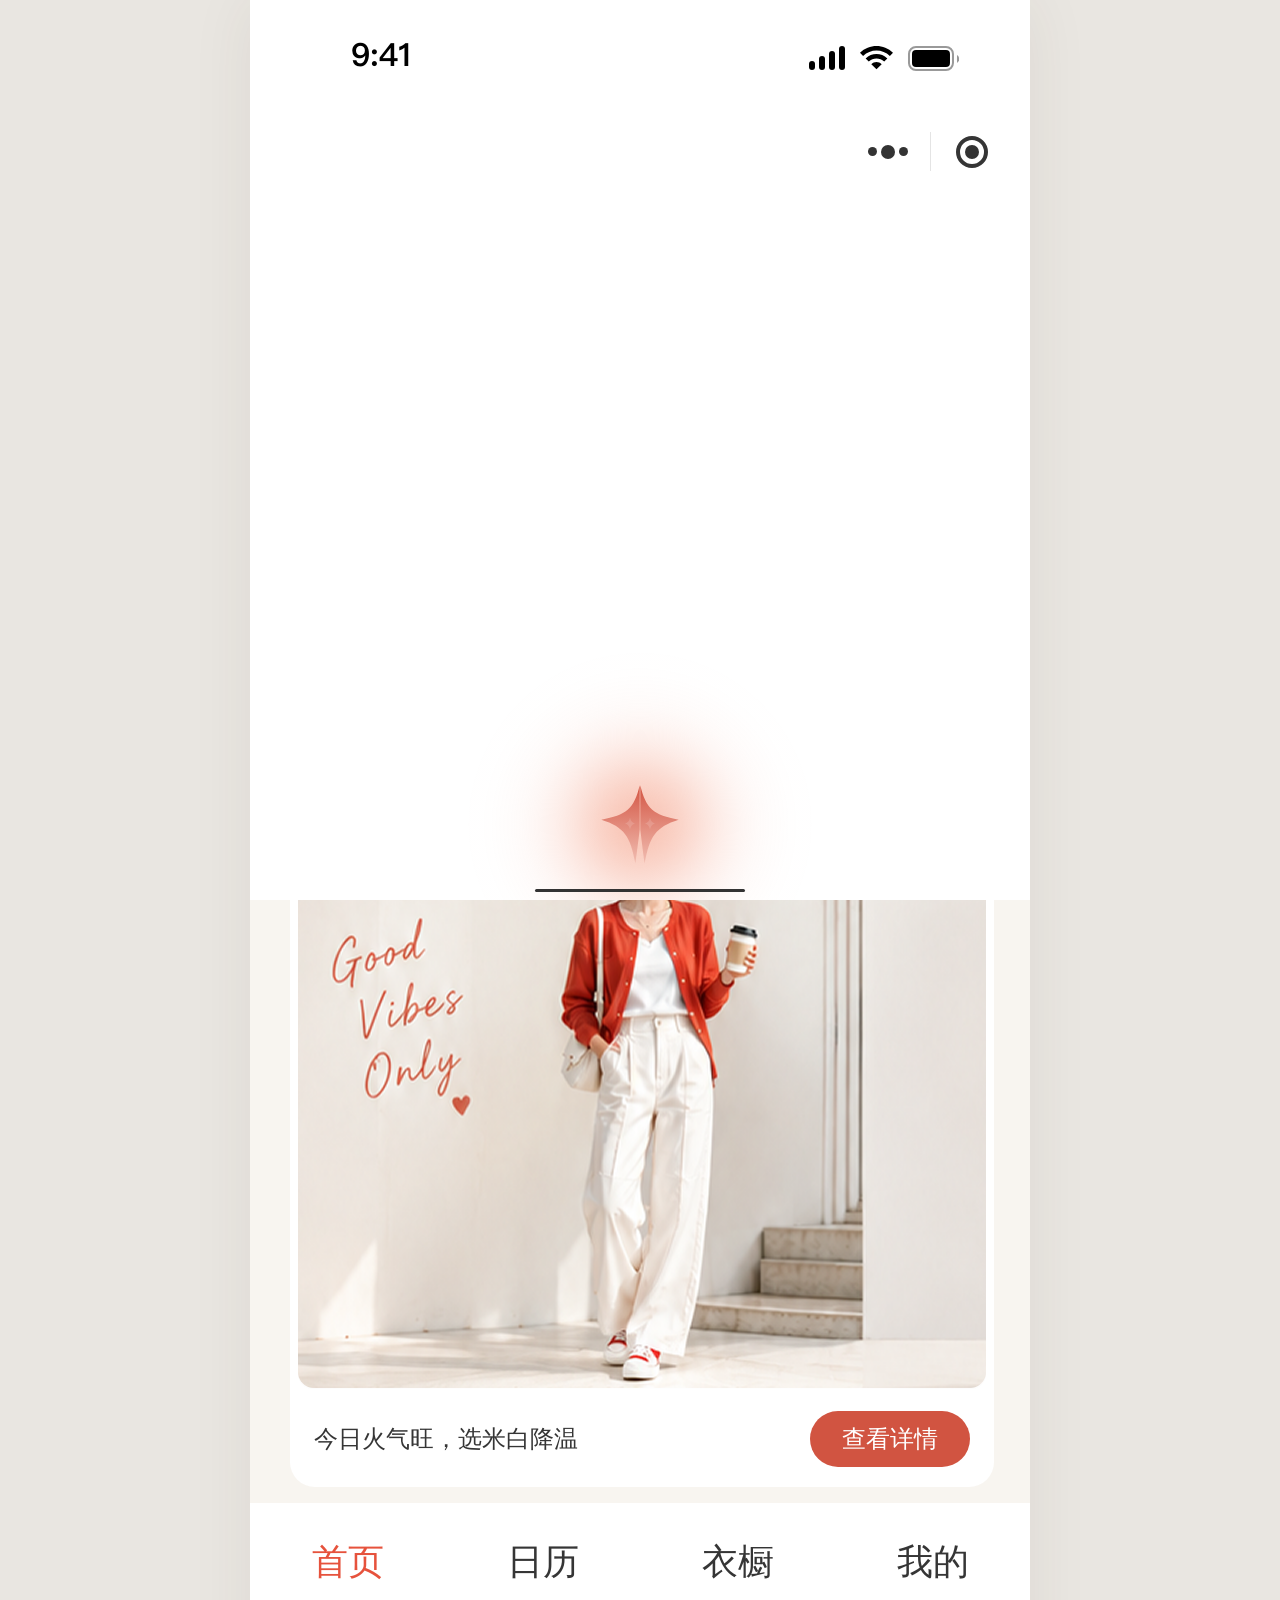
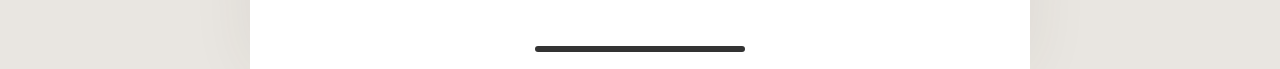
<file: index.html>
<!doctype html>
<html lang="zh-CN">
<head><meta charset="utf-8"><meta name="viewport" content="width=device-width,initial-scale=1,viewport-fit=cover"><meta name="theme-color" content="#f8f5f0"><title>五行衣橱 · 今日穿搭</title><link rel="icon" href="data:,"><link rel="stylesheet" href="./home.css"><script src="./home.js" defer></script><link rel="stylesheet" href="./intro.css"></head>
<body><main class="phone">
<div class="top-bars-space" aria-hidden="true"></div><header class="fixed-top"><div class="status" aria-hidden="true"><b>9:41</b><svg viewBox="0 0 150 30" fill="none"><g fill="#000"><rect y="18" width="6" height="9" rx="3"/><rect x="10" y="13" width="6" height="14" rx="3"/><rect x="20" y="8" width="6" height="19" rx="3"/><rect x="30" y="3" width="6" height="24" rx="3"/></g><g transform="translate(51 3)" fill="#000"><path d="M0 6.84C9.12-2.28 23.88-2.28 33 6.84L29.88 9.96C22.48 2.56 10.52 2.56 3.12 9.96ZM5.65 12.49C11.64 6.5 21.36 6.5 27.35 12.49L24.23 15.61C19.97 11.35 13.03 11.35 8.77 15.61ZM11.3 18.14C14.17 15.27 18.83 15.27 21.7 18.14L16.5 23.34Z"/></g><rect x="100" y="4" width="44" height="23" rx="7" stroke="#999" stroke-width="2"/><rect x="103" y="7" width="38" height="17" rx="4" fill="black"/><path d="M148 12v8q5-4 0-8" fill="#999"/></svg></div>
<div class="capsule"><button aria-label="更多" id="more"><i></i><i></i><i></i></button><span></span><button id="mini" aria-label="关于五行衣橱"><b></b></button></div>
</header><section id="home-view">
<header class="daily"><div class="date">4月23日 <span>周三</span></div><p class="lunar">农历 三月廿六</p><div class="element"><strong>火</strong><span>火<br>旺</span></div><p class="auspicious">宜 · 红色系 · 增运添活力</p></header>
<section class="colors"><div class="heading"><span class="sparkle">✦</span><h1>今日幸运色</h1><button id="personal">我 ⇆</button></div><p class="subtitle">穿对颜色，好运加倍</p><div class="swatches" aria-label="今日幸运色">
<div class="swatch"><i style="background:#df7d70"></i><span>红色<em>（主推）</em></span></div><div class="swatch"><i style="background:#f6dae0"></i><span>粉色<em>（次选）</em></span></div><div class="swatch"><i style="background:#cfbedf"></i><span>紫色<em>（平替）</em></span></div><div class="swatch"><i style="background:#f5f0ea"></i><span>米色<em>（辅助）</em></span></div><div class="swatch"><i style="background:#fff;border:1px solid #eee"></i><span>白色<em>（辅助）</em></span></div></div></section>
<section class="weather" aria-label="天气和建议场景"><div class="weather-half"><span class="sun">☀️</span><div><strong>18℃ ～ 28℃</strong><p>北京市 · 朝阳区</p></div></div><span class="divider"></span><div class="weather-half"><span class="bag">👜</span><div><strong>建议场景</strong><p>通勤 / 约会 / 逛街</p></div></div></section>
<article class="outfit"><div class="outfit-image" role="img" aria-label="红色针织开衫搭配白色上衣、米白阔腿裤和红白运动鞋，手持咖啡的日常穿搭"></div><div class="outfit-footer"><p>今日火气旺，选米白降温</p><button id="detail">查看详情</button></div></article>
</section>
<section id="secondary-view" hidden></section>
<footer class="fixed-bottom"><nav class="bottom-nav" aria-label="主导航"><button class="active" data-tab="首页" aria-current="page">首页</button><button data-tab="日历">日历</button><button data-tab="衣橱">衣橱</button><button data-tab="我的">我的</button></nav><div class="home-indicator" aria-hidden="true"></div></footer>
<dialog id="panel"><button class="close" aria-label="关闭弹窗">×</button><div id="panel-content"></div></dialog>
</main><script src="./intro.js"></script></body></html>
</file>
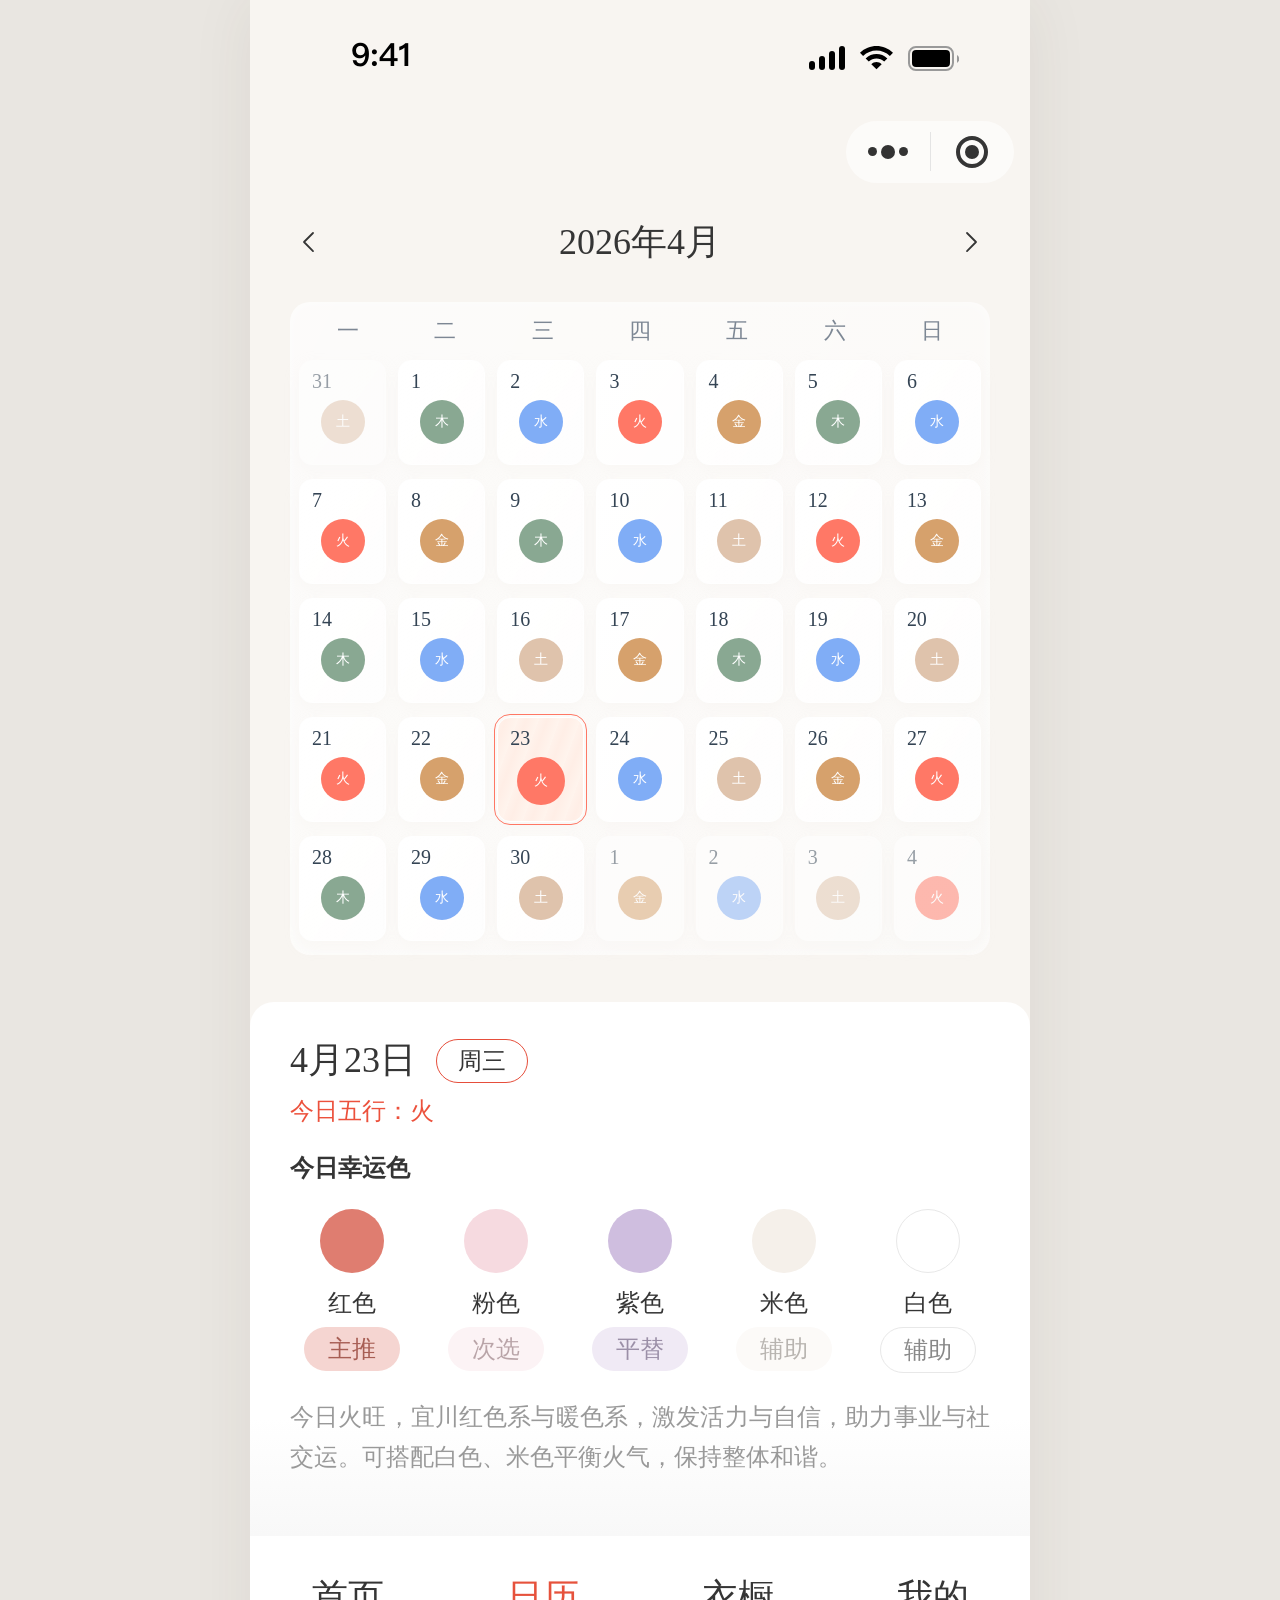
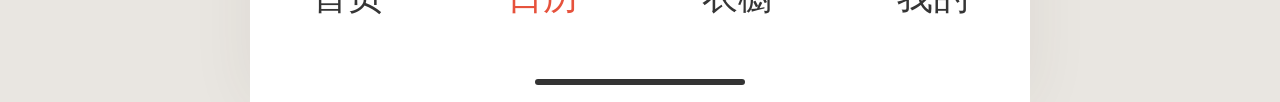
<file: calendar.html>
<!doctype html><html lang="zh-CN"><head><meta charset="utf-8"><meta name="viewport" content="width=device-width,initial-scale=1,viewport-fit=cover"><title>五行衣橱 · 日历</title><link rel="icon" href="data:,"><link rel="stylesheet" href="./home.css"><link rel="stylesheet" href="./calendar.css"><script src="./calendar.js" defer></script></head><body><main class="phone calendar-phone"><div class="calendar-top"><div class="status" aria-hidden="true"><b>9:41</b><svg viewBox="0 0 150 30" fill="none"><g fill="#000"><rect y="18" width="6" height="9" rx="3"/><rect x="10" y="13" width="6" height="14" rx="3"/><rect x="20" y="8" width="6" height="19" rx="3"/><rect x="30" y="3" width="6" height="24" rx="3"/></g><g transform="translate(51 3)" fill="#000"><path d="M0 6.84C9.12-2.28 23.88-2.28 33 6.84L29.88 9.96C22.48 2.56 10.52 2.56 3.12 9.96ZM5.65 12.49C11.64 6.5 21.36 6.5 27.35 12.49L24.23 15.61C19.97 11.35 13.03 11.35 8.77 15.61ZM11.3 18.14C14.17 15.27 18.83 15.27 21.7 18.14L16.5 23.34Z"/></g><rect x="100" y="4" width="44" height="23" rx="7" stroke="#999" stroke-width="2"/><rect x="103" y="7" width="38" height="17" rx="4" fill="black"/><path d="M148 12v8q5-4 0-8" fill="#999"/></svg></div>
<div class="capsule"><button aria-label="更多" id="more"><i></i><i></i><i></i></button><span></span><button id="mini" aria-label="关于五行衣橱"><b></b></button></div>
</div><div class="calendar-top-space" aria-hidden="true"></div><header class="month-bar"><button id="previous" aria-label="上个月"><svg viewBox="0 0 24 24" aria-hidden="true"><path d="m15 3-9 9 9 9"/></svg></button><h1 id="month-title">2026年4月</h1><button id="next" aria-label="下个月"><svg viewBox="0 0 24 24" aria-hidden="true"><path d="m9 3 9 9-9 9"/></svg></button></header><section class="month-grid" aria-label="五行日历"><div class="weekdays"><span>一</span><span>二</span><span>三</span><span>四</span><span>五</span><span>六</span><span>日</span></div><div id="days"></div></section><section class="day-details" aria-live="polite"><div class="date"><span id="chosen-date">4月23日</span><span id="chosen-week">周三</span></div><p class="day-element">今日五行：<span id="chosen-element">火</span></p><h2>今日幸运色</h2><div id="lucky-colors"></div><p id="advice">今日火旺，宜川红色系与暖色系，激发活力与自信，助力事业与社交运。可搭配白色、米色平衡火气，保持整体和谐。</p></section><div class="calendar-bottom-space" aria-hidden="true"></div><footer class="calendar-footer"><nav class="bottom-nav" aria-label="主导航"><button data-nav="home">首页</button><button class="active" aria-current="page" data-nav="calendar">日历</button><button data-nav="closet">衣橱</button><button data-nav="profile">我的</button></nav><div class="home-indicator" aria-hidden="true"></div></footer><dialog id="calendar-panel"><button class="close" aria-label="关闭弹窗">×</button><h2>五行衣橱</h2><p>每日配色灵感</p><button id="reset-month">返回设计稿日期</button></dialog></main></body></html>
</file>
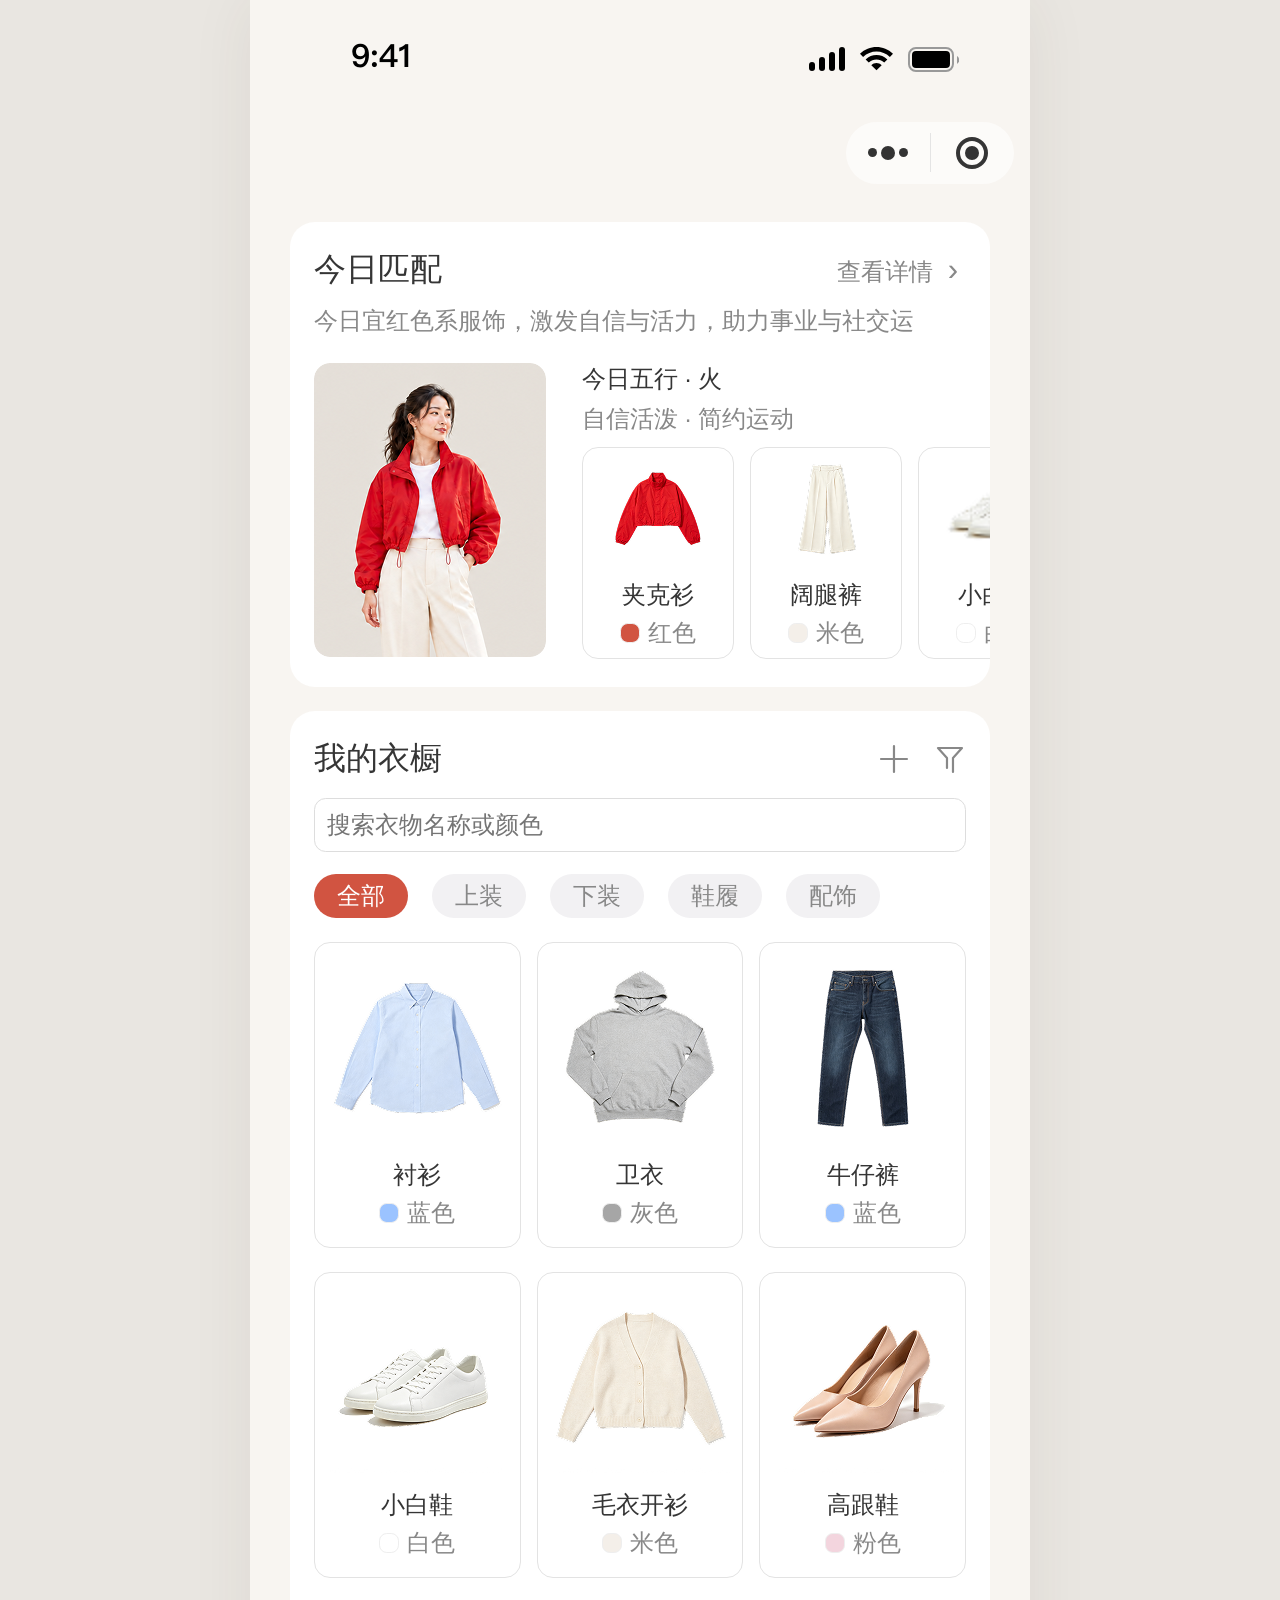
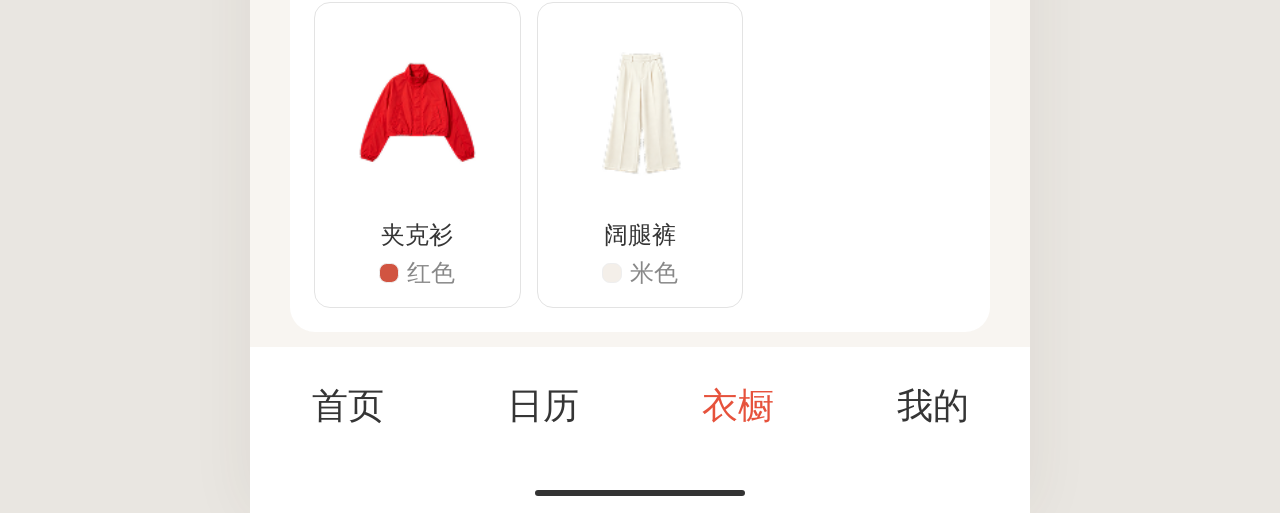
<file: closet.html>
<!doctype html><html lang="zh-CN"><head><meta charset="utf-8"><meta name="viewport" content="width=device-width,initial-scale=1,viewport-fit=cover"><title>五行衣橱 · 我的衣橱</title><link rel="icon" href="data:,"><link rel="stylesheet" href="home.css"><link rel="stylesheet" href="closet.css"><script src="closet.js" defer></script></head><body><main class="phone"><div class="top-bars-space" aria-hidden="true"></div><div class="fixed-top"><div class="status" aria-hidden="true"><b>9:41</b><svg viewBox="0 0 150 30" fill="none"><g fill="#000"><rect y="18" width="6" height="9" rx="3"/><rect x="10" y="13" width="6" height="14" rx="3"/><rect x="20" y="8" width="6" height="19" rx="3"/><rect x="30" y="3" width="6" height="24" rx="3"/></g><g transform="translate(51 3)" fill="#000"><path d="M0 6.84C9.12-2.28 23.88-2.28 33 6.84L29.88 9.96C22.48 2.56 10.52 2.56 3.12 9.96ZM5.65 12.49C11.64 6.5 21.36 6.5 27.35 12.49L24.23 15.61C19.97 11.35 13.03 11.35 8.77 15.61ZM11.3 18.14C14.17 15.27 18.83 15.27 21.7 18.14L16.5 23.34Z"/></g><rect x="100" y="4" width="44" height="23" rx="7" stroke="#999" stroke-width="2"/><rect x="103" y="7" width="38" height="17" rx="4" fill="black"/><path d="M148 12v8q5-4 0-8" fill="#999"/></svg></div>
<div class="capsule"><button aria-label="更多" id="more"><i></i><i></i><i></i></button><span></span><button id="mini" aria-label="关于五行衣橱"><b></b></button></div>
</div><div class="closet-page"><section class="match"><header><h1>今日匹配</h1><span class="match-detail-label">查看详情 <span>›</span></span></header><p class="intro">今日宜红色系服饰，激发自信与活力，助力事业与社交运</p><div class="match-body"><a class="match-photo" href="detail.html" aria-label="查看今日穿搭详情"></a><div class="recommend"><h2>今日五行 · 火</h2><p>自信活泼 · 简约运动</p><div class="recommend-items"></div></div></div></section><section class="wardrobe"><header><h1>我的衣橱</h1><div class="actions"><button id="add" aria-label="添加衣物"><svg viewBox="0 0 32 32"><path d="M16 3v26M3 16h26"/></svg></button><button id="filter" aria-label="按颜色筛选"><svg viewBox="0 0 32 32"><path d="M13 25V15L4 5h24L19 15v14"/></svg></button></div></header><input id="search-input" type="search" placeholder="搜索衣物名称或颜色" aria-label="搜索衣物名称或颜色"><div class="categories" role="group" aria-label="衣物分类"></div><div class="grid"></div><p class="empty-result" hidden>暂无符合条件的衣物</p></section></div><footer class="fixed-bottom"><nav class="bottom-nav" aria-label="主导航"><button data-href="index.html">首页</button><button data-href="calendar.html">日历</button><button class="active" aria-current="page" data-href="closet.html">衣橱</button><button data-href="me.html">我的</button></nav><div class="home-indicator" aria-hidden="true"></div></footer><dialog id="panel"><button class="close" aria-label="关闭弹窗">×</button><div id="panel-content"></div></dialog></main></body></html>
</file>
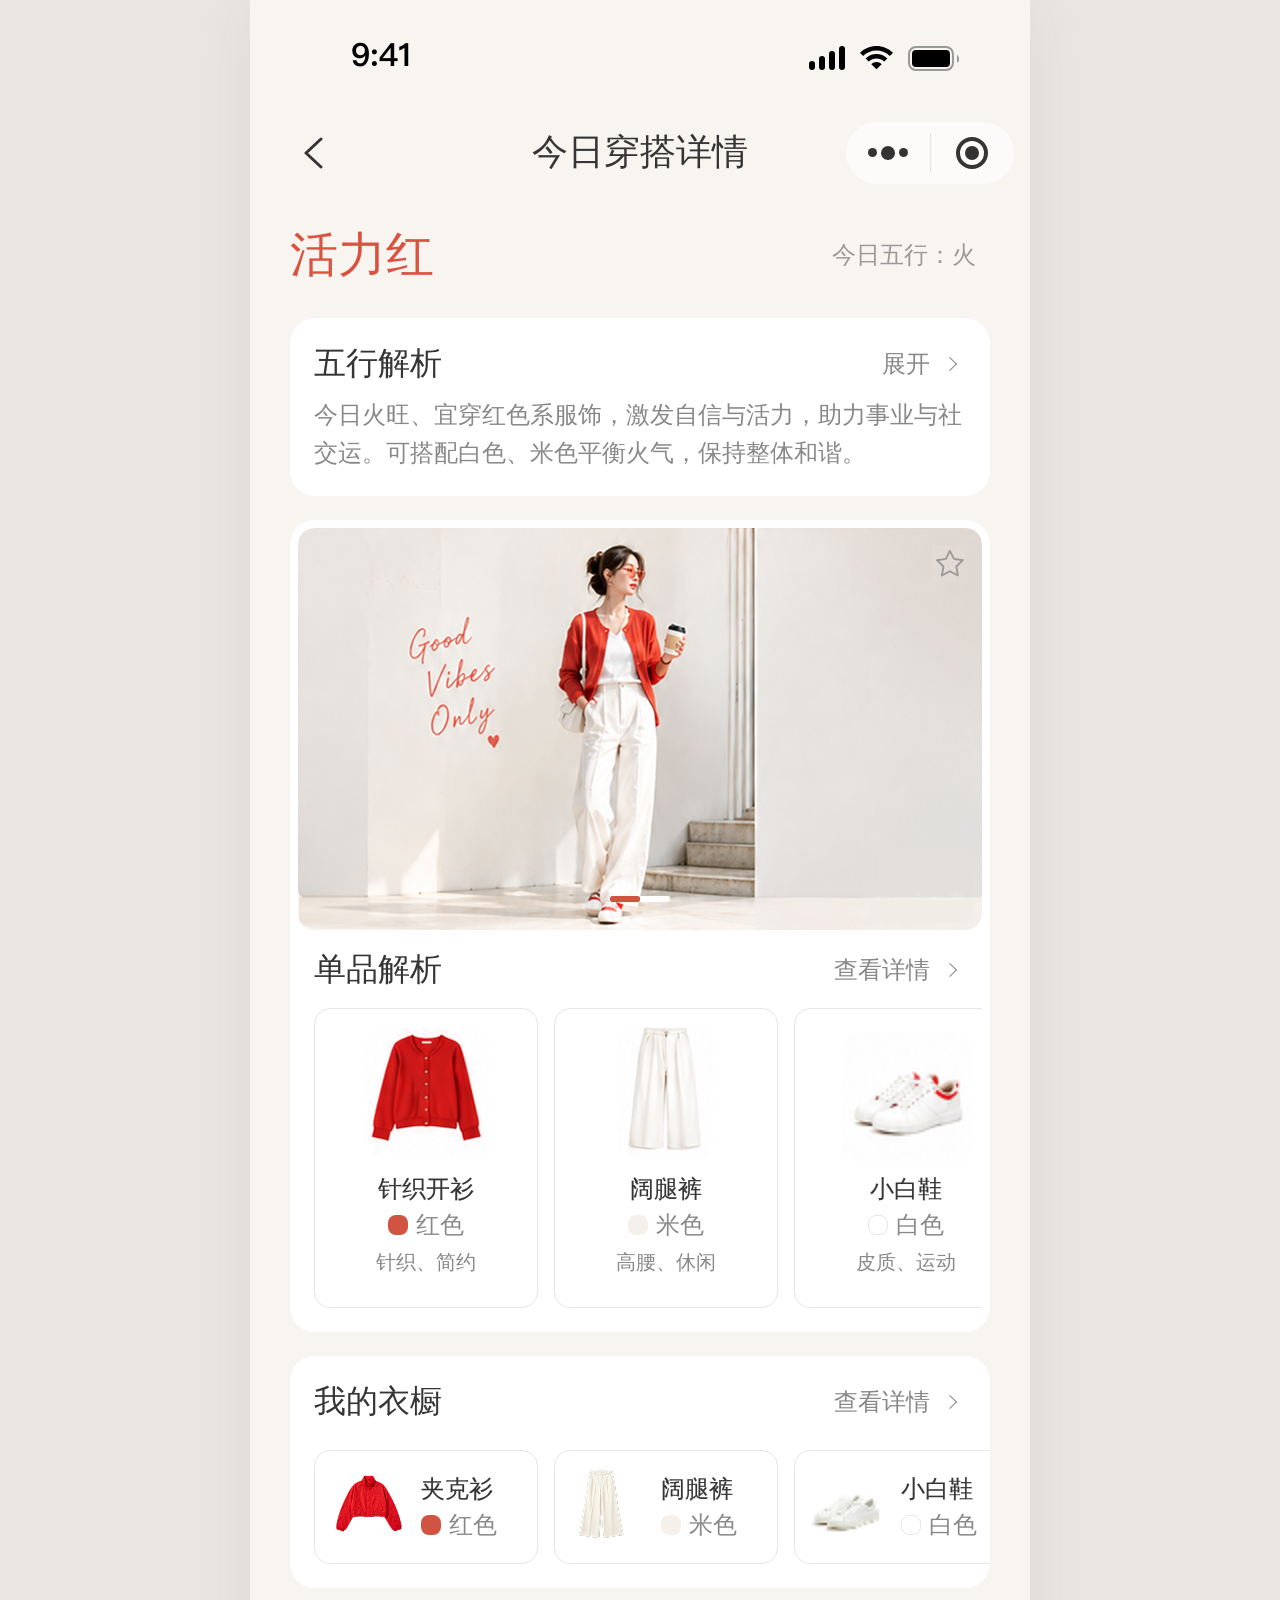
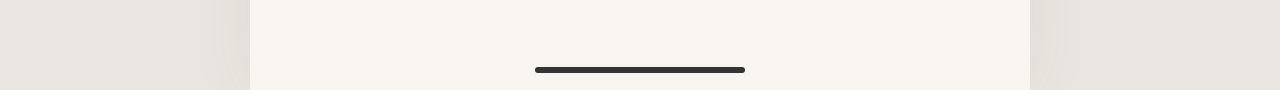
<file: detail.html>
<!doctype html>
<html lang="zh-CN"><head><meta charset="utf-8"><meta name="viewport" content="width=device-width,initial-scale=1,viewport-fit=cover"><meta name="theme-color" content="#f8f5f0"><title>今日穿搭详情 · 五行衣橱</title><link rel="icon" href="data:,"><link rel="stylesheet" href="detail.css"><script src="detail.js" defer></script></head>
<body><main class="phone">
<div class="status" aria-hidden="true"><b>9:41</b><svg viewBox="0 0 150 30" fill="none"><g fill="#000"><rect y="18" width="6" height="9" rx="3"/><rect x="10" y="13" width="6" height="14" rx="3"/><rect x="20" y="8" width="6" height="19" rx="3"/><rect x="30" y="3" width="6" height="24" rx="3"/></g><g transform="translate(51 3)" fill="#000"><path d="M0 6.84C9.12-2.28 23.88-2.28 33 6.84L29.88 9.96C22.48 2.56 10.52 2.56 3.12 9.96ZM5.65 12.49C11.64 6.5 21.36 6.5 27.35 12.49L24.23 15.61C19.97 11.35 13.03 11.35 8.77 15.61ZM11.3 18.14C14.17 15.27 18.83 15.27 21.7 18.14L16.5 23.34Z"/></g><rect x="100" y="4" width="44" height="23" rx="7" stroke="#999" stroke-width="2"/><rect x="103" y="7" width="38" height="17" rx="4" fill="black"/><path d="M148 12v8q5-4 0-8" fill="#999"/></svg></div>
<header class="navigation"><a href="./" aria-label="返回首页" class="back"><svg viewBox="0 0 24 32"><path d="M20 2 5 16l15 14"/></svg></a><h1>今日穿搭详情</h1><div class="capsule"><button id="more" aria-label="更多"><i></i><i></i><i></i></button><span></span><a href="./" aria-label="返回五行衣橱"><b></b></a></div></header>
<div class="title"><h2>活力红</h2><span>今日五行：火</span></div>
<section class="analysis card"><div class="section-heading"><h2>五行解析</h2><button id="expand" aria-expanded="false" aria-controls="analysis-more">展开 <span class="chevron"></span></button></div><p>今日火旺、宜穿红色系服饰，激发自信与活力，助力事业与社交运。可搭配白色、米色平衡火气，保持整体和谐。</p><p id="analysis-more" hidden>搭配建议：以红色开衫点亮整体，白色内搭与米色阔腿裤柔和过渡，呼应红白运动鞋，适合通勤、约会与日常出行。</p></section>
<section class="outfit card"><div class="hero" role="img" aria-label="红色针织开衫与米白阔腿裤的今日穿搭"><button id="favorite" aria-label="收藏穿搭" aria-pressed="false"><svg viewBox="0 0 32 32"><path d="m16 3 4.3 8.7 9.6 1.4-7 6.8 1.7 9.6-8.6-4.6-8.6 4.6 1.7-9.6-7-6.8 9.6-1.4Z"/></svg></button><div class="slide-indicator" aria-hidden="true"><i></i><i></i></div></div>
<div class="section-heading"><h2>单品解析</h2><button data-dialog="items">查看详情 <span class="chevron"></span></button></div><div class="items" aria-label="搭配单品，可横向滑动"></div></section>
<section class="wardrobe card"><div class="section-heading"><h2>我的衣橱</h2><button data-dialog="wardrobe">查看详情 <span class="chevron"></span></button></div><div class="closet items" aria-label="我的衣橱，可横向滑动"></div></section>
<div class="home-indicator" aria-hidden="true"></div><dialog id="panel"><button class="close" aria-label="关闭弹窗">×</button><div id="panel-content"></div></dialog><div id="toast" role="status"></div>
</main></body></html>
</file>
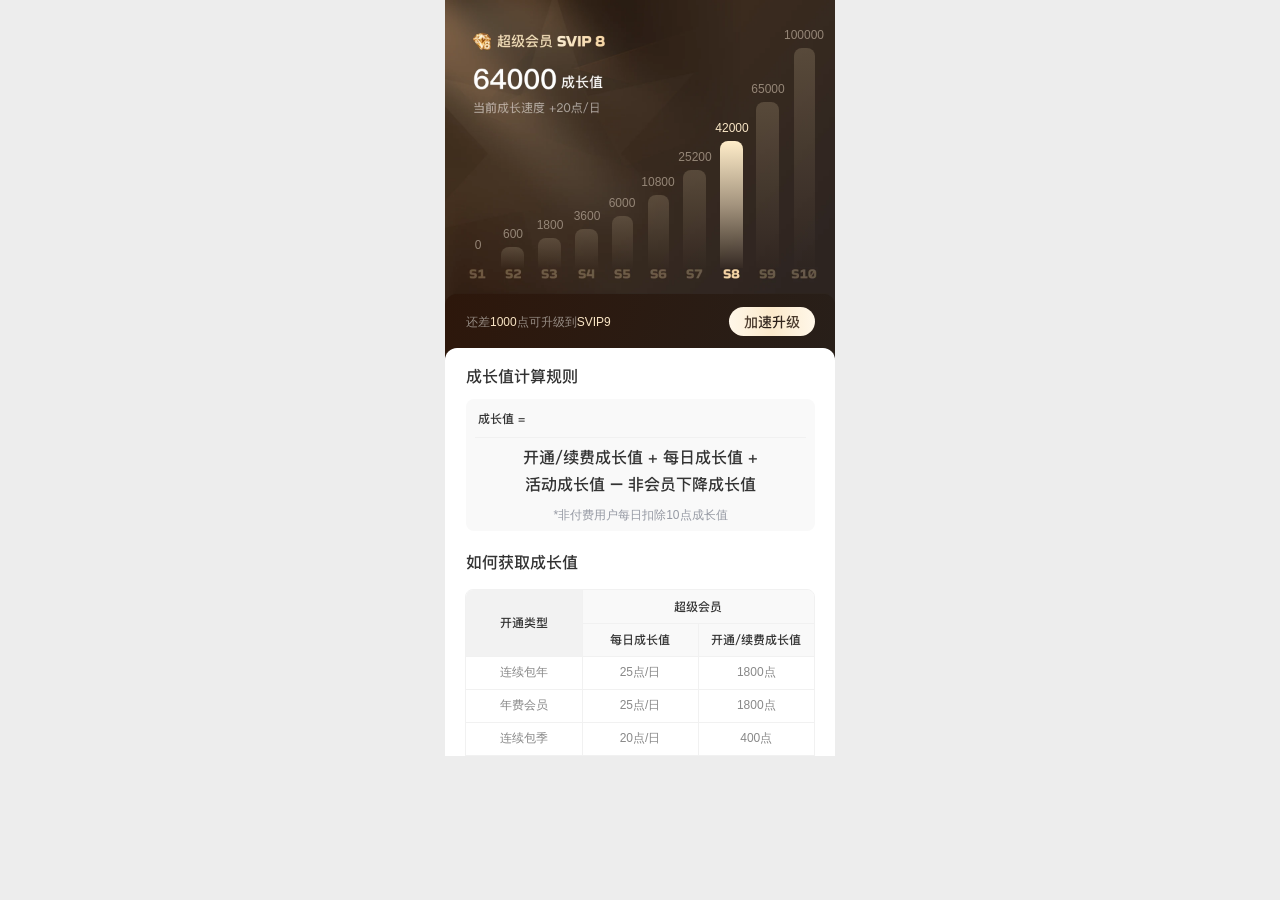
<file: growth.html>
<!doctype html>
<html lang="zh-CN">
<head><meta charset="utf-8"><meta name="viewport" content="width=device-width,initial-scale=1"><title>会员成长值规则</title><link rel="icon" href="data:,"><link rel="preload" href="assets/growth-pingfang-medium.woff2" as="font" type="font/woff2" crossorigin><link rel="preload" as="image" href="assets/growth-background-frame135-fast.webp" fetchpriority="high"><link rel="preload" as="image" href="assets/growth-chart-svip8-fast.webp" fetchpriority="high"><link rel="stylesheet" href="growth.css?v=20261014-fast2"><script src="growth.js?v=20261014-fast2" defer></script></head>
<body><svg width="0" height="0" aria-hidden="true" style="position:absolute;pointer-events:none"><defs><filter id="membership-ink" color-interpolation-filters="sRGB"><feColorMatrix type="matrix" values="1 0 0 0 0 0 1 0 0 0 0 0 1 0 0 .2126 .7152 .0722 0 0"/><feComponentTransfer><feFuncA type="linear" slope="6" intercept="-3.3"/></feComponentTransfer></filter><mask id="membership-bars" maskUnits="userSpaceOnUse" x="0" y="0" width="390" height="294"><rect width="390" height="294" fill="white"/><rect x='56' y='247' width='23' height='21' rx='8' fill='black'/><rect x='56' y='255' width='23' height='13' fill='black'/><rect x='93' y='238' width='23' height='30' rx='8' fill='black'/><rect x='93' y='246' width='23' height='22' fill='black'/><rect x='130' y='229' width='23' height='39' rx='8' fill='black'/><rect x='130' y='237' width='23' height='31' fill='black'/><rect x='167' y='216' width='21' height='52' rx='8' fill='black'/><rect x='167' y='224' width='21' height='44' fill='black'/><rect x='203' y='195' width='21' height='73' rx='8' fill='black'/><rect x='203' y='203' width='21' height='65' fill='black'/><rect x='238' y='170' width='23' height='98' rx='8' fill='black'/><rect x='238' y='178' width='23' height='90' fill='black'/><rect x='275' y='141' width='23' height='127' rx='8' fill='black'/><rect x='275' y='149' width='23' height='119' fill='black'/><rect x='311' y='102' width='23' height='166' rx='8' fill='black'/><rect x='311' y='110' width='23' height='158' fill='black'/><rect x='349' y='48' width='21' height='220' rx='8' fill='black'/><rect x='349' y='56' width='21' height='212' fill='black'/></mask><filter id="growth-cream-shine" color-interpolation-filters="sRGB"><feColorMatrix type="matrix" values="1 0 0 0 0 0 1 0 0 0 0 0 1 0 0 .2126 .7152 .0722 0 0"/><feComponentTransfer result="ink"><feFuncA type="linear" slope="6" intercept="-3.3"/></feComponentTransfer><feFlood flood-color="#FFF7E9" result="cream"/><feComposite in="cream" in2="ink" operator="in"/></filter></defs></svg><main class="phone">

<div class="scroll-content" tabindex="0" aria-label="会员成长值规则内容">
<section class="hero is-loading"><div class="badge-shine" aria-hidden="true"></div><div class="growth-value-shine" aria-hidden="true"></div><img fetchpriority="high" decoding="async" class="chart-base" src="assets/growth-chart-svip8-fast.webp" width="390" height="294" alt="超级会员 SVIP8，64000成长值，当前成长速度每天20点。等级门槛：S1为0，S2为600，S3为1800，S4为3600，S5为6000，S6为10800，S7为25200，S8为42000，S9为65000，S10为100000。"><div class="chart-values" aria-hidden="true"><span style="left:26px;top:236px;width:14px">0</span><span style='left:45px;top:225px;width:46px'>600</span><span style='left:82px;top:216px;width:46px'>1800</span><span style='left:119px;top:207px;width:46px'>3600</span><span style='left:154px;top:194px;width:46px'>6000</span><span style='left:190px;top:173px;width:46px'>10800</span><span style='left:227px;top:148px;width:46px'>25200</span><span class="current" style='left:264px;top:119px;width:46px'>42000</span><span style='left:300px;top:80px;width:46px'>65000</span><span style='left:336px;top:26px;width:46px'>100000</span></div><div class="chart-bars" aria-hidden="true"><span style='left:56px;top:247px;width:23px;height:21px;background-position:-56px -247px;animation-delay:0ms'></span><span style='left:93px;top:238px;width:23px;height:30px;background-position:-93px -238px;animation-delay:55ms'></span><span style='left:130px;top:229px;width:23px;height:39px;background-position:-130px -229px;animation-delay:110ms'></span><span style='left:167px;top:216px;width:21px;height:52px;background-position:-167px -216px;animation-delay:165ms'></span><span style='left:203px;top:195px;width:21px;height:73px;background-position:-203px -195px;animation-delay:220ms'></span><span style='left:238px;top:170px;width:23px;height:98px;background-position:-238px -170px;animation-delay:275ms'></span><span style='left:275px;top:141px;width:23px;height:127px;background-position:-275px -141px;animation-delay:330ms'></span><span style='left:311px;top:102px;width:23px;height:166px;background-position:-311px -102px;animation-delay:385ms'></span><span style='left:349px;top:48px;width:21px;height:220px;background-position:-349px -48px;animation-delay:440ms'></span></div><div class="upgrade"><p>还差<strong>1000</strong>点可升级到<strong>SVIP9</strong></p><button id="accelerate"><span>加速升级</span></button></div></section>
<article class="rules"><h2>成长值计算规则</h2><div class="formula"><p>成长值 =</p><div>开通/续费成长值 + 每日成长值 +<br>活动成长值 − 非会员下降成长值</div><small>*非付费用户每日扣除10点成长值</small></div>
<h2 class="obtain-title">如何获取成长值</h2><div class="acquisition"><table><thead><tr><th rowspan="2">开通类型</th><th colspan="2">超级会员</th></tr><tr><th>每日成长值</th><th>开通/续费成长值</th></tr></thead><tbody><tr><td>连续包年</td><td>25点/日</td><td>1800点</td></tr><tr><td>年费会员</td><td>25点/日</td><td>1800点</td></tr><tr><td>连续包季</td><td>20点/日</td><td>400点</td></tr><tr><td>季度会员</td><td>20点/日</td><td>400点</td></tr><tr><td>连续包月</td><td>20点/日</td><td>30点（仅续费）</td></tr><tr><td>月度会员</td><td>20点/日</td><td>−</td></tr></tbody></table></div>
<h2 class="benefits-title">SVIP等级权益</h2><div class="benefit-clip" tabindex="0" role="region" aria-label="SVIP等级权益，可左右滑动，等级列固定"><table class="benefits"><thead><tr><th scope="col">等级</th><th scope="col">云盘空间</th><th scope="col">转存文件数</th><th scope="col">云盘回收站</th><th scope="col">云盘下载</th><th scope="col">生活福利</th><th scope="col">升级礼包</th><th scope="col">生日礼包</th></tr></thead><tbody id="benefit-rows"></tbody></table></div>
<footer class="notes"><p>*备注</p><p>− 等级特权配置仅显示等级间差异特权，所有特权请查看<br><button class="privileges">会员特权 <span>›</span></button></p><p>− 等级特权配置仅显示等级间差异特权，所有特权请查看<br><button class="privileges">等级礼包 <span>›</span></button></p><button class="more" id="more">更多细则 <span>›</span></button></footer>
</article></div>
</main></body></html>
</file>
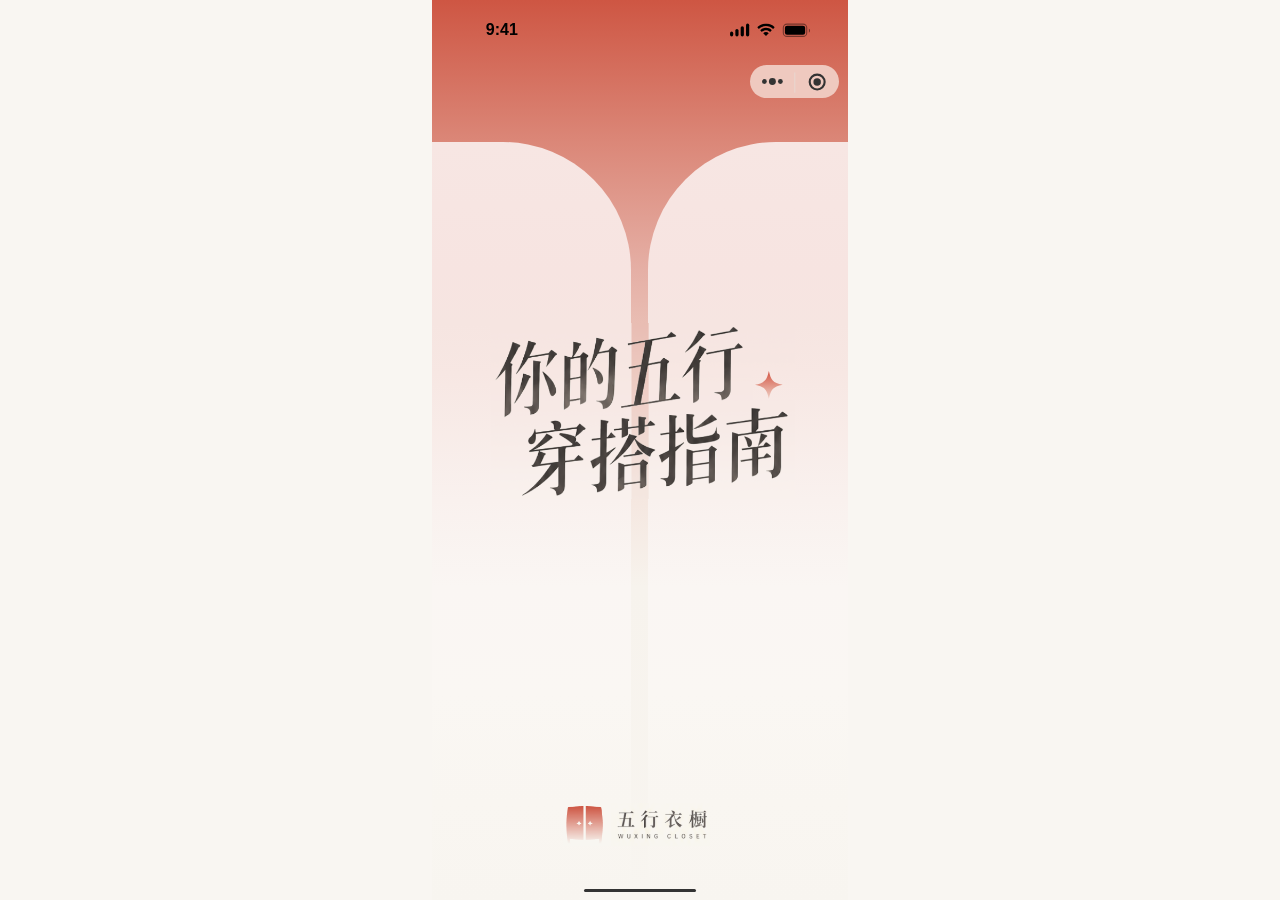
<file: launch.html>
<!doctype html>
<html lang="zh-CN">
<head>
  <meta charset="utf-8">
  <meta name="viewport" content="width=device-width, initial-scale=1, viewport-fit=cover">
  <meta name="theme-color" content="#cb5541">
  <meta name="description" content="五行衣橱，你的五行穿搭指南。">
  <title>五行衣橱 · 你的五行穿搭指南</title>
  <link rel="icon" href="data:image/svg+xml,%3Csvg xmlns='http://www.w3.org/2000/svg' viewBox='0 0 32 32'%3E%3Cpath fill='%23cb5541' d='M3 4Q9 2 15 3V29H3ZM17 3Q23 2 29 4V29H17Z'/%3E%3C/svg%3E">
  <link rel="stylesheet" href="./launch.css"><script>if(window.self!==window.top)document.documentElement.classList.add("embedded-launch");</script>
</head>
<body>
  <main class="launch" aria-labelledby="launch-title">
    <div class="doors" aria-hidden="true"><div class="door door-left"></div><div class="door door-right"></div></div>
    <div class="status-bar" aria-hidden="true">
      <span class="time">9:41</span>
      <svg class="status-icons" viewBox="0 0 150 30" preserveAspectRatio="xMidYMid meet" fill="none">
        <g fill="#000"><rect x="0" y="18" width="6" height="9" rx="3"/><rect x="10" y="13" width="6" height="14" rx="3"/><rect x="20" y="8" width="6" height="19" rx="3"/><rect x="30" y="3" width="6" height="24" rx="3"/></g>
        <svg x="51" y="3" width="33" height="24" viewBox="0 0 33 24" preserveAspectRatio="xMidYMid meet">
          <path fill="#000" d="M0 6.84C9.12-2.28 23.88-2.28 33 6.84L29.88 9.96C22.48 2.56 10.52 2.56 3.12 9.96ZM5.65 12.49C11.64 6.5 21.36 6.5 27.35 12.49L24.23 15.61C19.97 11.35 13.03 11.35 8.77 15.61ZM11.3 18.14C14.17 15.27 18.83 15.27 21.7 18.14L16.5 23.34Z"/>
        </svg>
        <rect x="100" y="4" width="44" height="23" rx="7" stroke="#000" stroke-opacity=".45" stroke-width="2"/><rect x="103" y="7" width="38" height="17" rx="4" fill="#000"/><path d="M148 12V20Q153 16 148 12" fill="#000" fill-opacity=".45"/>
      </svg>
    </div>
    <div class="miniapp-capsule" aria-hidden="true">
      <svg viewBox="0 0 168 62"><g fill="#333"><circle cx="27" cy="31" r="4.5"/><circle cx="42" cy="31" r="6.5"/><circle cx="57" cy="31" r="4.5"/></g><path d="M84 14V52" stroke="#e9d6cf" stroke-width="2"/><circle cx="126" cy="32" r="14" fill="none" stroke="#333" stroke-width="4"/><circle cx="126" cy="32" r="7" fill="#333"/></svg>
    </div>
    <h1 id="launch-title" class="headline"><span class="sr-only">你的五行<br>穿搭指南</span><img src="./assets/launch-artwork.png" width="780" height="1688" alt="" draggable="false"></h1>
    <svg class="launch-star" viewBox="0 0 52 52" aria-hidden="true"><defs><linearGradient id="launch-star-fill" x2="0" y2="1"><stop stop-color="#d35442"/><stop offset="1" stop-color="#efd0c5"/></linearGradient></defs><path fill="url(#launch-star-fill)" d="M26 0C22 17 19 22 0 26C19 30 22 35 26 52C30 35 33 30 52 26C33 22 30 17 26 0Z"/></svg>
    <div class="brand" role="img" aria-label="五行衣橱 WUXING CLOSET"><img src="./assets/launch-artwork.png" width="780" height="1688" alt="" draggable="false"></div>
    <div class="home-indicator" aria-hidden="true"></div>
  </main>
</body>
</html>
</file>
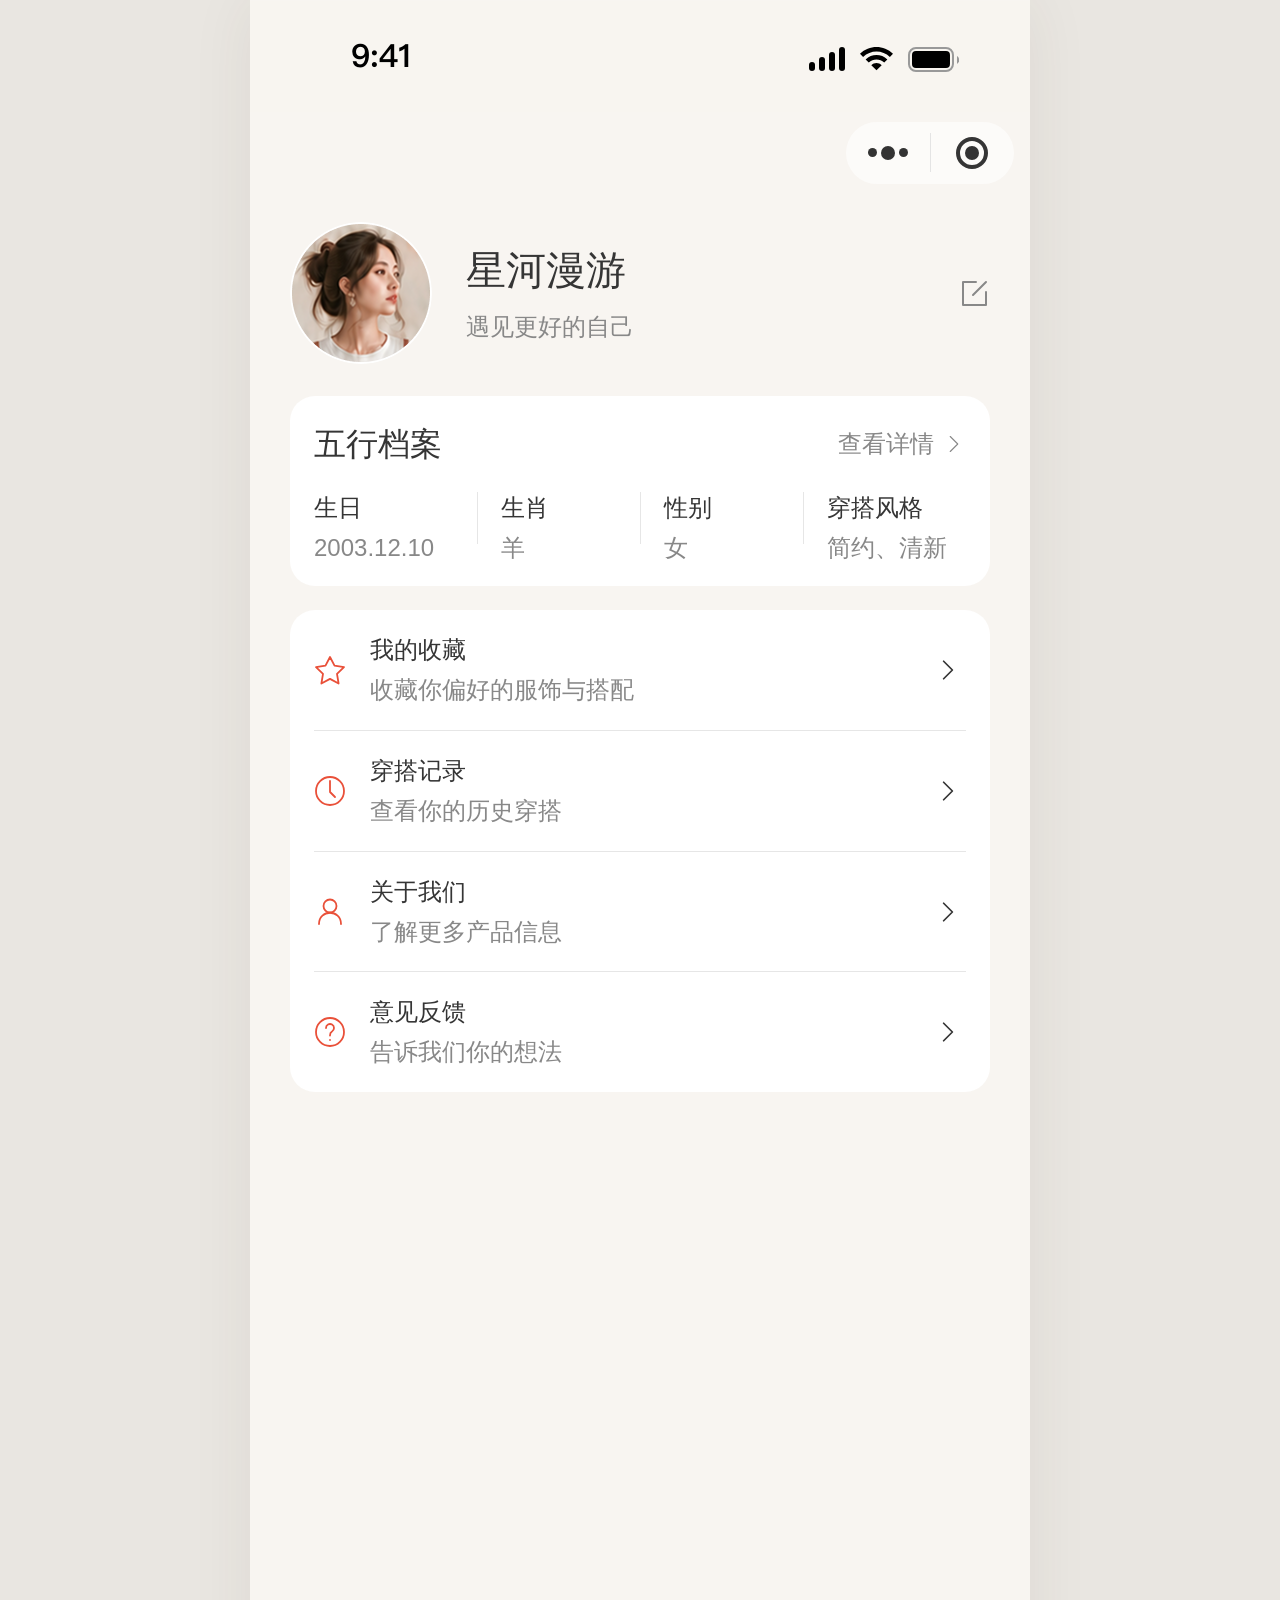
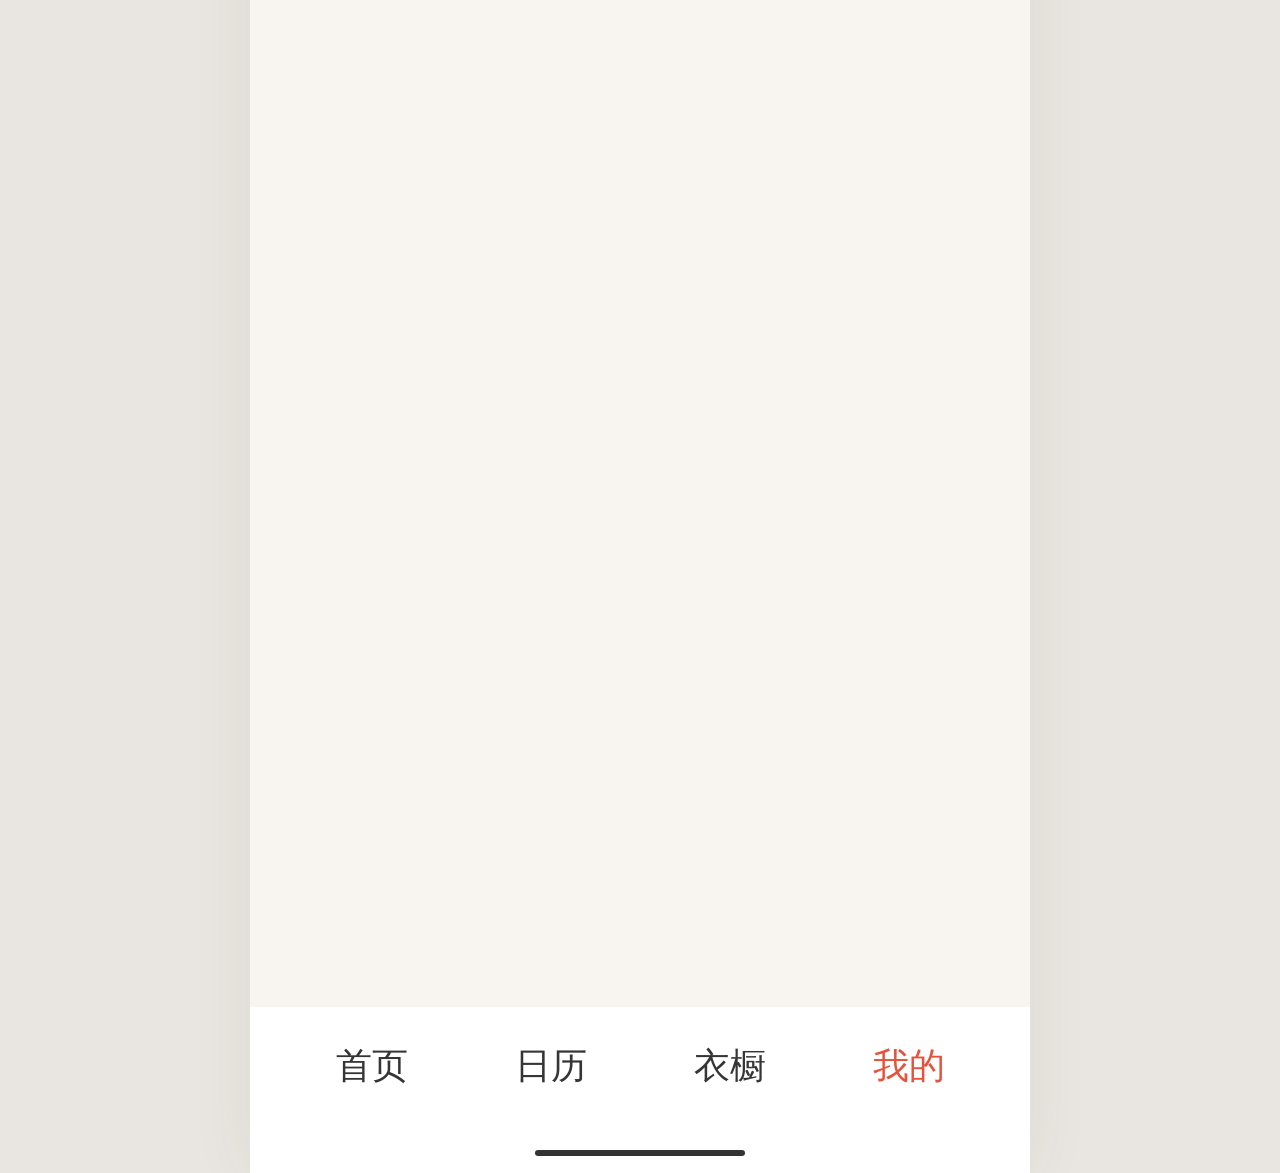
<file: me.html>
<!doctype html><html lang="zh-CN"><head><meta charset="utf-8"><meta name="viewport" content="width=device-width,initial-scale=1,viewport-fit=cover"><meta name="theme-color" content="#f8f5f1"><title>我的 · 五行衣橱</title><link rel="icon" href="data:,"><link rel="stylesheet" href="home.css"><link rel="stylesheet" href="me.css"><script src="me.js" defer></script></head><body><main class="phone"><div class="top-bars-space" aria-hidden="true"></div><div class="fixed-top"><div class="status" aria-hidden="true"><b>9:41</b><svg viewBox="0 0 150 30" fill="none"><g fill="#000"><rect y="18" width="6" height="9" rx="3"/><rect x="10" y="13" width="6" height="14" rx="3"/><rect x="20" y="8" width="6" height="19" rx="3"/><rect x="30" y="3" width="6" height="24" rx="3"/></g><g transform="translate(51 3)" fill="#000"><path d="M0 6.84C9.12-2.28 23.88-2.28 33 6.84L29.88 9.96C22.48 2.56 10.52 2.56 3.12 9.96ZM5.65 12.49C11.64 6.5 21.36 6.5 27.35 12.49L24.23 15.61C19.97 11.35 13.03 11.35 8.77 15.61ZM11.3 18.14C14.17 15.27 18.83 15.27 21.7 18.14L16.5 23.34Z"/></g><rect x="100" y="4" width="44" height="23" rx="7" stroke="#999" stroke-width="2"/><rect x="103" y="7" width="38" height="17" rx="4" fill="black"/><path d="M148 12v8q5-4 0-8" fill="#999"/></svg></div>
<div class="capsule"><button aria-label="更多" id="more"><i></i><i></i><i></i></button><span></span><button id="mini" aria-label="关于五行衣橱"><b></b></button></div></div>
<section class="account" aria-label="个人资料"><div class="avatar" role="img" aria-label="个人头像"></div><div class="identity"><h1 id="nickname">星河漫游</h1><p id="bio">遇见更好的自己</p></div><button id="edit" aria-label="编辑个人资料"><svg viewBox="0 0 32 32" aria-hidden="true"><path d="M18 5H5v23h23V15M15 18 28 5"/></svg></button></section><section class="archive"><header><h2>五行档案</h2><a role="button" tabindex="0" aria-label="查看详情">查看详情 <svg viewBox="0 0 32 32" aria-hidden="true"><path d="m11 6 10 10-10 10"/></svg></a></header><dl><div><dt>生日</dt><dd id="birth-value">2003.12.10</dd></div><div><dt>生肖</dt><dd id="zodiac-value">羊</dd></div><div><dt>性别</dt><dd id="gender-value">女</dd></div><div><dt>穿搭风格</dt><dd id="styles-value">简约、清新</dd></div></dl></section><section class="menu" aria-label="个人中心功能"><button id="favorites" class="menu-row"><svg viewBox="0 0 32 32" aria-hidden="true"><path d="m16 3 4.5 8.7 9.5 1.4-7 6.8 1.6 9.6-8.6-4.6-8.6 4.6 1.6-9.6-7-6.8 9.5-1.4Z"/></svg><span><strong>我的收藏</strong><small>收藏你偏好的服饰与搭配</small></span><svg viewBox="0 0 32 32" aria-hidden="true"><path d="m11 6 10 10-10 10"/></svg></button><button id="history" class="menu-row"><svg viewBox="0 0 32 32" aria-hidden="true"><circle cx="16" cy="16" r="14"/><path d="M16 6v11l5 5"/></svg><span><strong>穿搭记录</strong><small>查看你的历史穿搭</small></span><svg viewBox="0 0 32 32" aria-hidden="true"><path d="m11 6 10 10-10 10"/></svg></button><button id="about" class="menu-row"><svg viewBox="0 0 32 32" aria-hidden="true"><circle cx="16" cy="10" r="6.5"/><path d="M5 28c0-15 22-15 22 0"/></svg><span><strong>关于我们</strong><small>了解更多产品信息</small></span><svg viewBox="0 0 32 32" aria-hidden="true"><path d="m11 6 10 10-10 10"/></svg></button><button id="feedback" class="menu-row"><svg viewBox="0 0 32 32" aria-hidden="true"><circle cx="16" cy="16" r="14"/><path d="M12 12a4 4 0 1 1 6 3.5c-2 1-2 2-2 4M16 24h.01"/></svg><span><strong>意见反馈</strong><small>告诉我们你的想法</small></span><svg viewBox="0 0 32 32" aria-hidden="true"><path d="m11 6 10 10-10 10"/></svg></button></section><footer class="fixed-bottom"><nav class="bottom-nav" aria-label="主导航"><button data-href="index.html">首页</button><button data-href="calendar.html">日历</button><button data-href="closet.html">衣橱</button><button class="active" aria-current="page" data-href="me.html">我的</button></nav><div class="home-indicator" aria-hidden="true"></div></footer><dialog id="panel" aria-labelledby="panel-title"><button class="close" aria-label="关闭弹窗"><svg viewBox="0 0 24 24" aria-hidden="true"><path d="m6 6 12 12M18 6 6 18"/></svg></button><div id="panel-content"></div></dialog></main></body></html>
</file>
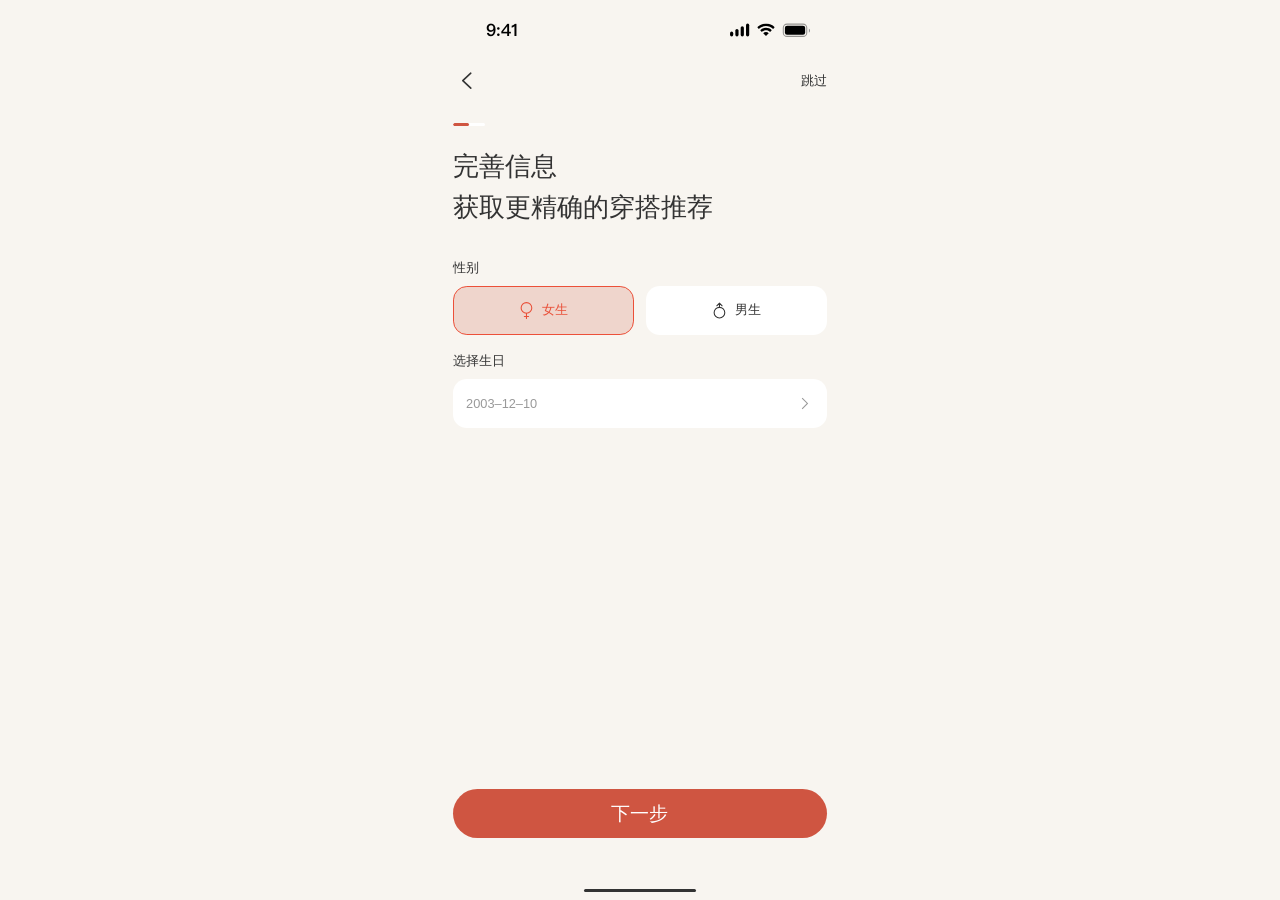
<file: profile.html>
<!doctype html>
<html lang="zh-CN">
<head>
<meta charset="utf-8"><meta name="viewport" content="width=device-width, initial-scale=1, viewport-fit=cover">
<meta name="theme-color" content="#f8f5f0"><title>完善信息 · 五行衣橱</title>
<link rel="icon" href="data:,"><link rel="stylesheet" href="./styles.css">
<script src="./profile.js" defer></script>
</head>
<body>
<main class="profile" aria-labelledby="page-title">
<div class="status-bar" aria-hidden="true"><span>9:41</span><svg viewBox="0 0 150 30" preserveAspectRatio="xMidYMid meet" fill="none"><g fill="#000"><rect x="0" y="18" width="6" height="9" rx="3"/><rect x="10" y="13" width="6" height="14" rx="3"/><rect x="20" y="8" width="6" height="19" rx="3"/><rect x="30" y="3" width="6" height="24" rx="3"/></g><svg x="51" y="3" width="33" height="24" viewBox="0 0 33 24" preserveAspectRatio="xMidYMid meet"><path fill="#000" d="M0 6.84C9.12-2.28 23.88-2.28 33 6.84L29.88 9.96C22.48 2.56 10.52 2.56 3.12 9.96ZM5.65 12.49C11.64 6.5 21.36 6.5 27.35 12.49L24.23 15.61C19.97 11.35 13.03 11.35 8.77 15.61ZM11.3 18.14C14.17 15.27 18.83 15.27 21.7 18.14L16.5 23.34Z"/></svg><rect x="100" y="4" width="44" height="23" rx="7" stroke="#000" stroke-opacity=".4" stroke-width="2"/><rect x="103" y="7" width="38" height="17" rx="4" fill="#000"/><path d="M148 12V20Q153 16 148 12" fill="#999"/></svg></div>
<nav class="navigation" aria-label="页面导航"><a class="back" href="./launch.html" aria-label="返回"><svg viewBox="0 0 32 40"><path d="M24 6L9 20l15 14"/></svg></a><button class="skip" type="button">跳过</button></nav>
<div class="progress" role="progressbar" aria-label="信息填写进度" aria-valuemin="0" aria-valuemax="2" aria-valuenow="1"><span></span></div>
<h1 id="page-title">完善信息<br>获取更精确的穿搭推荐</h1>
<form id="profile-form">
<section id="basic-fields" class="fields">
<fieldset><legend>性别</legend><div class="gender-options">
<label class="gender"><input type="radio" name="gender" value="female" checked><span><svg viewBox="0 0 28 36"><circle cx="14" cy="13" r="10"/><path d="M14 23v10m-4-4h8"/></svg>女生</span></label>
<label class="gender"><input type="radio" name="gender" value="male"><span><svg viewBox="0 0 28 36"><circle cx="14" cy="22" r="10"/><path d="M14 12V4m-5 5 5-5 5 5"/></svg>男生</span></label>
</div></fieldset>
<label class="birthday-label" for="birthday-button">选择生日</label>
<button id="birthday-button" class="birthday" type="button" aria-haspopup="dialog"><span id="birthday-value">2003–12–10</span><svg viewBox="0 0 20 28"><path d="m4 4 10 10L4 24"/></svg></button>
</section>
<section id="style-fields" class="fields" hidden><fieldset><legend>穿衣风格</legend><div class="style-options"></div></fieldset><label class="photo-label" for="photo">照片</label><label class="photo-box"><input id="photo" type="file" accept="image/*"><span>＋</span><img alt="选择的穿搭照片" hidden></label></section>
<button class="next" type="submit">下一步</button>
<p class="notice" role="status"></p>
</form>
<div class="home-indicator" aria-hidden="true"></div>
<dialog id="birthday-dialog"><form method="dialog"><header><button value="cancel">取消</button><strong>选择生日</strong><button value="confirm">确定</button></header><input type="date" id="birthday" aria-label="生日" value="2003-12-10" min="1900-01-01"></form></dialog>
</main>
</body></html>
</file>
<file: home.css>
@font-face{font-family:"PingFang SC";src:url("./assets/PingFangSC-Semibold.otf") format("opentype");font-style:normal;font-weight:600;font-display:swap}@font-face{font-family:"Chill Jinshu Song Text";src:url("./assets/ChillJinshuSongTextMedium.otf") format("opentype");font-style:normal;font-weight:500;font-display:swap}
*{box-sizing:border-box}body{margin:0;background:#e9e6e1;color:#353535;font-family:Arial,"Microsoft YaHei",sans-serif}button,a{-webkit-tap-highlight-color:transparent}button{font:inherit;color:inherit;border:0;cursor:pointer}button:focus-visible,a:focus-visible{outline:2px solid #d05441;outline-offset:3px}.phone{width:100%;max-width:780px;min-height:100dvh;margin:auto;background:#f8f5f0;position:relative;overflow:hidden;container-type:inline-size;padding-top:1px}.status{height:14.23cqw;display:flex;align-items:flex-start;padding:4.65cqw 9.1cqw 0 12.95cqw;justify-content:space-between;color:#000}.status b{font-family:"PingFang SC",sans-serif;font-size:4.102564cqw;font-weight:600;line-height:1.2}.status svg{width:19.23cqw;height:3.85cqw;margin-top:.8cqw}.capsule{height:7.95cqw;width:21.54cqw;margin:1.28cqw 2.05cqw 0 auto;background:#ffffff9c;border-radius:6cqw;display:flex;align-items:center}.capsule button{background:none;height:100%;width:50%;display:flex;justify-content:center;align-items:center;gap:.5cqw}.capsule i{width:1.15cqw;height:1.15cqw;background:#333;border-radius:50%}.capsule i:nth-child(2){width:1.8cqw;height:1.8cqw}.capsule>span{height:5cqw;width:1px;background:#e4e4e4}.capsule b{width:4.1cqw;height:4.1cqw;border:.52cqw solid;border-radius:50%;position:relative}.capsule b:after{content:"";position:absolute;inset:.65cqw;border-radius:50%;background:#333}.daily{height:22.18cqw;position:relative;margin:4.87cqw 5.13cqw 0}.date{font-family:"Times New Roman","SimSun",serif;font-size:4.62cqw;display:flex;align-items:center;gap:2.56cqw}.date span{font-family:Arial,"Microsoft YaHei",sans-serif;border:.75px solid #e64e3b;border-radius:4cqw;padding:.75cqw 2.7cqw;font-size:3.08cqw}.lunar{font-size:3.08cqw;color:#999;margin:1.4cqw 0}.element{position:absolute;right:4.36cqw;top:-1.4cqw;display:flex;align-items:center;gap:3.1cqw;color:#d55643}.element strong{font-family:"Chill Jinshu Song Text",serif;font-size:12.307692cqw;font-weight:500;line-height:1.15}.element span{border-radius:4cqw;background:linear-gradient(#d55846,#f7f0e9);color:#fff;font-family:SimSun,serif;font-size:3.08cqw;padding:2.05cqw 1.15cqw;line-height:1.3}.auspicious{position:absolute;right:1.2cqw;top:12.44cqw;color:#e94f3a;font-size:3.08cqw;letter-spacing:.13cqw;margin:3cqw 0 0}.colors{margin-top:-4.5cqw}.heading{display:flex;align-items:center;position:relative;padding-left:5.13cqw;gap:3cqw}.heading h1{font-family:"Times New Roman",SimSun,serif;font-weight:500;font-size:4.1cqw;margin:0;line-height:5.64cqw;z-index:1}.sparkle{position:absolute;left:2.15cqw;top:-3.1cqw;font-size:7.7cqw;line-height:1;color:#df7d70}.heading button{background:#fff;color:#888;font-size:3.08cqw;border-radius:4cqw;padding:.65cqw 2.6cqw}.subtitle{font-size:3.08cqw;color:#999;margin:1.1cqw 5.13cqw 2.05cqw}.swatches{display:flex;gap:2.05cqw;overflow:auto;padding:0 5.13cqw;scrollbar-width:none}.swatches::-webkit-scrollbar{display:none}.swatch{background:white;border-radius:3.2cqw;flex:0 0 21.03cqw;padding:1.03cqw;height:18.97cqw}.swatch i{height:9.49cqw;display:block;border-radius:2.1cqw}.swatch>span{display:block;font-size:3.08cqw;white-space:nowrap;margin-top:2.25cqw}.swatch em{font-style:normal;color:#888}.weather{height:15.9cqw;border-radius:3.2cqw;background:#fff;margin:3.08cqw 4.62cqw 3.08cqw 5.13cqw;display:flex;align-items:center;gap:2.4cqw;padding:0 3.05cqw}.weather strong{font-size:3.08cqw;font-weight:400;white-space:nowrap}.weather p{font-size:3.08cqw;margin:1.5cqw 0 0;color:#909090;white-space:nowrap}.sun{font-size:6.4cqw}.bag{font-size:5.3cqw;margin:0 1cqw 0 .6cqw}.divider{width:1px;height:7.7cqw;background:#ddd;margin-left:auto;margin-right:.5cqw}.outfit{margin:0 4.62cqw 3.08cqw 5.13cqw;background:#fff;border-radius:3.2cqw;padding:1.03cqw 1.03cqw 0;overflow:hidden}.outfit-image{width:100%;aspect-ratio:688/606;border-radius:2.05cqw;background-image:url('./assets/home-reference.png');background-size:113.3721% auto;background-position:52.1739% 72.8782%;background-repeat:no-repeat}.outfit-footer{height:12.44cqw;display:flex;align-items:center;justify-content:space-between;padding:0 2.05cqw}.outfit-footer p{font-size:3.08cqw;margin:0}.outfit-footer button,.primary{background:#d15441;border-radius:6cqw;color:#fff;font-size:3.08cqw;padding:1.5cqw 4.1cqw}.bottom-nav{height:16.15cqw;background:#fff;display:flex;align-items:flex-start;padding-top:4.35cqw}.bottom-nav button{width:25%;background:none;font-family:SimSun,"Times New Roman",serif;font-size:4.62cqw;font-weight:500}.bottom-nav .active{color:#e6523c}.home-indicator{height:5.13cqw;background:white;position:relative}.home-indicator:after{content:"";position:absolute;width:26.92cqw;height:.77cqw;background:#333;border-radius:1cqw;left:36.54cqw;bottom:2.18cqw}dialog{width:min(90%,620px);border:0;border-radius:24px;padding:32px;color:#353535;background:#f8f5f0}dialog::backdrop{background:#33251d66;backdrop-filter:blur(3px)}.close{position:absolute;right:14px;top:8px;background:none;font-size:30px}dialog h2{font-weight:400;color:#d15441}dialog p{line-height:1.8}dialog .outfit-image{max-height:420px;background-size:113.3721% auto}dialog .primary{font-size:16px;padding:12px 24px}#secondary-view{padding:4cqw 5.13cqw;min-height:170cqw}#secondary-view h1{font-weight:400;color:#d15441}.calendar{display:grid;grid-template-columns:repeat(7,1fr);gap:8px}.calendar button{background:white;border-radius:50%;aspect-ratio:1}.calendar button.selected{background:#d15441;color:white}.secondary-card{background:white;border-radius:20px;padding:24px;margin:24px 0}.secondary-card a{color:#d15441}.empty{padding:40px 0;text-align:center;color:#888}[hidden]{display:none!important}@media(min-width:781px){.phone{box-shadow:0 0 60px #45322612}}
/* Preserve the illustrated weather and scene icons from the supplied design. */
.sun,.bag{display:block;flex-shrink:0;color:transparent;background-image:url('./assets/home-reference.png');background-repeat:no-repeat;font-size:0}.sun{width:7.18cqw;height:8.2cqw;background-size:1392.857% auto;background-position:8.56% 40.84%}.bag{width:6.41cqw;height:7.18cqw;background-size:1560% auto;background-position:57.26% 40.82%}

/* Actual Medium font outlines; SimSun has no Medium face. */
.heading h1,.bottom-nav button{
  font-family:"Chill Jinshu Song Text",serif;
  font-weight:500;
  font-synthesis:none;
}
/* 12pt = 16 CSS px. Keep spacing independent of the preview width. */
#home-view{
  display:flex;
  flex-direction:column;
  gap:12pt;
  margin-top:12pt;
  padding-bottom:calc(21.28cqw + env(safe-area-inset-bottom,0px) + 12pt);
}
.daily{margin:0 5.13cqw;height:20cqw;flex-shrink:0}
.colors{margin:0}
.weather{margin:0 4.62cqw 0 5.13cqw;flex-shrink:0}
.outfit{margin:0 4.62cqw 0 5.13cqw}
.fixed-bottom{
  position:fixed;
  z-index:10;
  left:50%;
  bottom:0;
  transform:translateX(-50%);
  width:100%;
  max-width:780px;
  background:#fff;
  padding-bottom:env(safe-area-inset-bottom,0px);
}
#secondary-view{padding-bottom:calc(21.28cqw + env(safe-area-inset-bottom,0px) + 12pt)}
.secondary-card{margin:12pt 0}
html{scrollbar-width:none}
html::-webkit-scrollbar{display:none}
/* Equal card insets and a 4pt gap between each swatch and its caption. */
.swatch{display:flex;flex-direction:column;align-items:stretch;justify-content:flex-start}
.swatch i{flex-shrink:0;width:100%}
.swatch>span{display:flex;justify-content:center;align-items:center;gap:0;margin-top:4pt;width:100%;text-align:center;line-height:1.5}
.swatch em{flex-shrink:0}
/* Two equal columns put the separator at the exact center of the card. */
.weather{position:relative;display:grid;grid-template-columns:minmax(0,1fr) minmax(0,1fr);gap:0;padding:0}
.weather-half{display:flex;align-items:center;justify-content:center;gap:2cqw;min-width:0}
.weather .divider{position:absolute;left:50%;top:50%;transform:translate(-50%,-50%);margin:0}
.weather .bag{margin:0}
/* Refined icon gradient and optical alignment. */
.sparkle{
  background:linear-gradient(to bottom,rgba(206,86,67,1) 0%,rgba(206,86,67,0) 100%);
  background-clip:text;
  -webkit-background-clip:text;
  color:transparent;
  -webkit-text-fill-color:transparent;
}
.swatch>span{transform:translateX(4pt)}
.weather-half>.sun,.weather-half>.bag{transform:translateX(-8pt)}
/* Keep the next card visible as a cue; touch scrolling stays native. */
.swatches{overflow-x:auto;overflow-y:hidden;scroll-snap-type:x proximity;scroll-padding-inline:5.13cqw;overscroll-behavior-x:contain;cursor:grab;user-select:none;-webkit-user-select:none}
.swatch{scroll-snap-align:start}
.swatches.is-dragging{cursor:grabbing;scroll-snap-type:none}
.swatches:focus-visible{outline:2px solid #d05441;outline-offset:-2px}
/* A duplicate first slide makes the last-to-first transition continue left. */
#home-view>.outfit>.outfit-image{position:relative;overflow:hidden}
.outfit-carousel-track{position:absolute;inset:0;display:flex;transition:transform .65s cubic-bezier(.4,0,.2,1)}
.outfit-carousel-slide{flex:0 0 100%;width:100%;height:100%;min-width:0;object-fit:cover;pointer-events:none}
.outfit-carousel-original{background-image:url('./assets/home-reference.png');background-size:113.3721% auto;background-position:52.1739% 72.8782%;background-repeat:no-repeat}
.outfit-carousel-track.reset-position{transition:none}
@media(prefers-reduced-motion:reduce){.outfit-carousel-track{transition:none}}
/* Keep the status bar and capsule stationary while content scrolls. */
.top-bars-space{height:23.46cqw}
.fixed-top{
  position:fixed;
  top:0;
  left:50%;
  transform:translateX(-50%);
  width:100%;
  max-width:780px;
  height:calc(23.46cqw + 1px);
  padding-top:1px;
  background:#f8f5f0;
  z-index:20;
}
/* Only the status bar paints a fixed backdrop; the capsule floats above content. */
.fixed-top{background:transparent;pointer-events:none}
.fixed-top .status{background:#f8f5f0}
.fixed-top .capsule{pointer-events:auto}
</file>
<file: intro.css>
/* The scene fades independently; system chrome remains above every stage. */
.intro{position:fixed;inset:0;z-index:1000;overflow:hidden;container-type:inline-size;pointer-events:none}
.intro-scene,.intro-frame,.intro-veil{position:absolute;inset:0;width:100%;height:100%}
.intro-scene,.intro-veil{background:#fff}
.intro-frame{border:0;pointer-events:none}
.intro canvas{position:absolute;width:100%;height:100%;inset:0}
.intro-chrome{position:absolute;inset:0;pointer-events:none}
.intro-chrome .capsule{background:transparent}
.intro-indicator{position:absolute;bottom:.89%;left:36.54%;width:26.92%;height:3px;border-radius:9px;background:#333}
html.intro-running,html.intro-running body{overflow:hidden}
html.intro-running .phone>.status,html.intro-running .phone>.capsule{visibility:hidden}
@media(min-width:601px){.intro{width:min(100vw,780px);left:50%;right:auto;transform:translateX(-50%)}}
</file>
<file: calendar.css>
.calendar-phone{background:#f8f5f1;min-height:100dvh}.month-bar{margin:3.85cqw 5.13cqw 0;height:7.18cqw;display:flex;align-items:center;justify-content:space-between}.month-bar h1{font:500 4.62cqw 'Chill Jinshu Song Text',serif;margin:0}.month-bar button{background:none;font:300 6cqw Arial;width:4cqw;padding:0;line-height:1}.month-grid{margin:4.1cqw 5.13cqw 6.03cqw;padding:0 1.15cqw 1.8cqw;border-radius:2.56cqw;background:linear-gradient(115deg,#ffffffa6,#ffffff78);box-shadow:inset 0 0 2cqw #fff8}.weekdays{display:grid;grid-template-columns:repeat(7,1fr);height:7.44cqw;align-items:center;text-align:center;color:#7d8794;font:500 2.82cqw 'Chill Jinshu Song Text',serif}#days{display:grid;grid-template-columns:repeat(7,minmax(0,1fr));gap:1.8cqw 1.54cqw}.day{position:relative;height:13.46cqw;border-radius:1.67cqw;background:linear-gradient(125deg,#fff,#ffffffc4);box-shadow:0 .7cqw 2cqw #e7e2dc25;padding:1.1cqw 1.54cqw;display:flex;flex-direction:column;align-items:flex-start;color:#344454;font:500 2.56cqw 'Chill Jinshu Song Text',serif;border:1px solid #fff}.day .badge{align-self:center;margin-top:.9cqw;display:grid;place-items:center;width:5.64cqw;height:5.64cqw;border-radius:50%;color:#fff;font-size:14px;line-height:1;background:var(--element);box-shadow:none;flex-shrink:0}.day.outside{opacity:.5}.day.selected{outline:.2cqw solid #ff7764;outline-offset:.38cqw;background:repeating-linear-gradient(110deg,#fff2eb,#ffeee6 1cqw,#fff4ed 2.5cqw);border-color:white}.day.selected .badge{width:6.15cqw;height:6.15cqw}.day-details{border-radius:3.08cqw 3.08cqw 0 0;background:linear-gradient(#fff 78%,#f8f8f8);padding:4.36cqw 5.13cqw 7.6cqw;min-height:67.18cqw}.day-details .date{gap:2.56cqw}.date #chosen-date{font:500 4.62cqw 'Chill Jinshu Song Text',serif;border:0;padding:0}.date #chosen-week{font-size:3.08cqw;padding:.65cqw 2.7cqw}.day-element{color:#ec513c;font-size:3.08cqw;margin:1.3cqw 0 3.2cqw}.day-details h2{font-size:3.08cqw;font-weight:600;margin:0 0 3.2cqw}#lucky-colors{display:flex;justify-content:space-between;margin:0 1.8cqw}.color-item{text-align:center;font-size:3.08cqw;width:12.3cqw}.color-item i{display:block;margin:auto;width:8.21cqw;height:8.21cqw;border-radius:50%;background:var(--swatch)}.color-item strong{display:block;font-weight:500;margin:1.8cqw 0 1.03cqw}.color-item em{display:block;font-style:normal;border-radius:4cqw;background:color-mix(in srgb,var(--swatch) 32%,white);color:color-mix(in srgb,var(--swatch) 75%,black);line-height:5.64cqw}.color-item[data-color="白色"] i,.color-item[data-color="白色"] em{border:1px solid #e8e8e8}#advice{font-size:3.08cqw;color:#999;line-height:1.65;margin:3.08cqw 0 0;text-align:justify}.calendar-footer{background:white}.calendar-footer .bottom-nav{padding-top:4.6cqw}.calendar-footer .home-indicator:after{bottom:2.18cqw}.calendar-phone{display:flex;flex-direction:column}.calendar-footer{margin-top:auto}#reset-month{background:#d15441;color:white;padding:12px 18px;border-radius:20px}

/* Calendar numerals and element characters follow the reference serif face. */
.day{font-family:"Times New Roman",SimSun,serif}.day .badge{font-family:"Chill Jinshu Song Text",serif}

.month-bar h1,.date #chosen-date{font-synthesis:none}.month-bar button{display:grid;place-items:center;flex-shrink:0;width:5.13cqw;height:5.13cqw}.month-bar button svg{display:block;width:3.08cqw;height:3.08cqw;flex-shrink:0;fill:none;stroke:currentColor;stroke-width:1.8;stroke-linecap:round;stroke-linejoin:round}.color-item[data-color="白色"] em{background:#fff;color:#888}

/* Keep app chrome anchored to the viewport while the calendar scrolls. */
.calendar-top,.calendar-footer{position:fixed;left:50%;transform:translateX(-50%);width:100%;max-width:780px;z-index:20;container-type:inline-size}
.calendar-top{top:0;background:#f8f5f1;padding-top:env(safe-area-inset-top,0px)}
.calendar-footer{bottom:0;margin:0;background:#fff;padding-bottom:env(safe-area-inset-bottom,0px)}
.calendar-top-space{height:calc(23.46cqw + env(safe-area-inset-top,0px));flex-shrink:0}
.calendar-bottom-space{height:calc(21.28cqw + env(safe-area-inset-bottom,0px));flex-shrink:0}
</file>
<file: closet.css>
.phone{background:#f8f5f1}.closet-page{margin:4.87cqw 5.128cqw 0;padding-bottom:23.2cqw}.match,.wardrobe{background:#fff;border-radius:3.2cqw;padding:3.08cqw;overflow:hidden}header{display:flex;align-items:center;justify-content:space-between}h1{font-family:"Chill Jinshu Song Text",serif;font-size:4.103cqw;font-weight:500;margin:0;line-height:6.15cqw}.match header .match-detail-label{font-size:3.08cqw;color:#888;text-decoration:none}.match header .match-detail-label span{margin:0 1cqw;font-size:4cqw}.intro{font-size:3.08cqw;color:#888;margin:1.41cqw 0 3.33cqw;white-space:nowrap}.match-body{display:flex;gap:4.615cqw}.match-photo{flex:0 0 29.744cqw;height:37.692cqw;border-radius:2.05cqw;background:url('./assets/closet-match.png') center / cover no-repeat}.recommend{min-width:0;flex:1}.recommend h2{font-size:3.08cqw;font-weight:400;line-height:4.1cqw;margin:0}.recommend p{font-size:3.08cqw;color:#888;line-height:4.1cqw;margin:1.03cqw 0 1.54cqw}.recommend-items{display:flex;gap:2.05cqw;overflow:auto;margin-right:-3.08cqw;scrollbar-width:none}.garment{border:1px solid #e3e3e3;border-radius:2.05cqw;background:#fff;display:flex;flex-direction:column;align-items:center;padding:0;overflow:hidden}.recommend-items .garment{flex:0 0 19.487cqw;height:27.18cqw}.garment strong{font-size:3.08cqw;font-weight:600;line-height:4.36cqw}.tone{display:flex;align-items:center;gap:1.026cqw;font-size:3.08cqw;color:#888;line-height:4.36cqw;margin-top:.51cqw}.tone i{width:2.56cqw;height:2.56cqw;border-radius:1cqw;background:var(--tone);border:1px solid #eee}.art{display:block;background-image:url('./assets/closet-reference.png');background-size:100cqw auto;background-repeat:no-repeat;flex-shrink:0}.recommend-items .art{width:16.67cqw;height:14.87cqw;margin:.9cqw 0 .9cqw}.wardrobe{margin-top:3.077cqw;padding-bottom:3.08cqw}.actions{display:flex;gap:3.08cqw;align-items:center}.actions button{width:4.1cqw;height:4.1cqw;padding:0;background:none}.actions svg{width:100%;height:100%;fill:none;stroke:#888;stroke-width:2.2;stroke-linecap:round;stroke-linejoin:round}.categories{display:flex;gap:3.077cqw;margin:2.82cqw 0 3.077cqw}.categories button{border-radius:4cqw;background:#f2f1f3;color:#888;font-size:3.08cqw;height:5.64cqw;min-width:12.05cqw;padding:0 2cqw}.categories button.active{color:#fff;background:#d15441}.grid{display:grid;grid-template-columns:repeat(3,minmax(0,1fr));gap:3.077cqw 2.05cqw}.grid .garment{height:39.23cqw}.grid .art{width:23.077cqw;height:23.077cqw;margin:2.56cqw 0 .9cqw}.grid .garment strong{margin-top:0}.grid .tone{margin-top:.51cqw}.garment:focus-visible{outline-offset:-3px}.empty-result{font-size:3cqw;text-align:center;padding:8cqw 0;color:#888}#search-input{width:100%;padding:1.5cqw;border:1px solid #ddd;border-radius:1.5cqw;margin-top:2cqw;font:inherit}dialog form{display:grid;gap:14px}dialog input,dialog select{font:inherit;padding:10px;border:1px solid #ddd;border-radius:8px;width:100%}dialog label{display:grid;gap:6px}dialog button.primary{font-size:16px}dialog .filter-options{display:flex;flex-wrap:wrap;gap:10px}dialog .filter-options button{padding:10px 18px;border-radius:20px}.custom-art{background:#f8f5f1;display:grid;place-items:center;font-size:7cqw;color:#b9a594}

.match{padding-bottom:3.59cqw}.grid .art{margin-bottom:1.92cqw}


/* Use the actual Medium font file without synthesized weight. */
@font-face{font-family:'Closet Jinshu Medium';src:url('./assets/ChillJinshuSongTextMedium.otf') format('opentype');font-style:normal;font-weight:500;font-display:swap}
.match>header>h1,.wardrobe>header>h1{font-family:'Closet Jinshu Medium',serif;font-weight:500;font-synthesis:none}
.expanded-art{display:flex;align-items:center;justify-content:center}
.compact-crop{display:block;width:22.5cqw;height:18.69cqw;background-image:url('./assets/closet-reference.png');background-size:135cqw auto;background-repeat:no-repeat}
/* Match the recommendation heading to PingFang SC Medium when available. */
@font-face{font-family:'Closet PingFang Medium';src:local('PingFangSC-Medium'),local('PingFang SC Medium');font-style:normal;font-weight:500;font-display:swap}
.recommend h2,.garment strong{font-family:'Closet PingFang Medium','Microsoft YaHei',sans-serif;font-weight:500;font-synthesis:none}

/* Add-garment dialog typography and balanced content spacing. */
.add-garment-panel{padding:28px 32px;color:#333}
.add-garment-panel h2{font-family:'Closet Jinshu Medium',serif;font-weight:500;font-synthesis:none;font-size:18px;line-height:1.5;color:#333;margin:0 0 18px}
.add-garment-panel form{gap:16px}
.add-garment-panel label{gap:8px}
.add-garment-panel select{appearance:none;-webkit-appearance:none;padding-right:40px;background-color:#fff;background-image:url("data:image/svg+xml,%3Csvg xmlns='http://www.w3.org/2000/svg' width='16' height='16' viewBox='0 0 24 24' fill='none' stroke='%23888888' stroke-width='1.5' stroke-linecap='round' stroke-linejoin='round'%3E%3Cpath d='m6 9 6 6 6-6'/%3E%3C/svg%3E");background-repeat:no-repeat;background-position:right 14px center;background-size:16px}
.add-garment-panel button.primary{font-family:'Closet Jinshu Medium',serif;font-weight:500;font-synthesis:none;font-size:18px;line-height:1.5;padding:11px 20px;margin-top:4px}
.add-garment-panel .close{width:32px;height:32px;right:12px;top:12px;padding:0;font-size:0;color:#888}
.add-garment-panel .close:before,.add-garment-panel .close:after{content:'';position:absolute;left:7px;top:15px;width:18px;height:1.5px;background:currentColor;border-radius:1px;transform:rotate(45deg)}
.add-garment-panel .close:after{transform:rotate(-45deg)}

.add-garment-panel label,.add-garment-panel input,.add-garment-panel select,.add-garment-panel input::placeholder{font-size:12px}
.add-garment-panel button.primary{height:46px;min-height:46px;padding:0 20px;display:flex;align-items:center;justify-content:center}
.add-garment-panel{max-height:calc(100dvh - 32px);overflow-y:auto}
.add-garment-panel .photo-upload{height:92px;border:1px dashed #d4ccc5;border-radius:10px;position:relative;display:flex;justify-content:center;align-items:center;cursor:pointer;background:#fff;overflow:hidden}
.photo-upload input{position:absolute;inset:0;opacity:0;cursor:pointer;width:100%;height:100%;z-index:1}
.photo-upload:focus-within{outline:2px solid #d15441;outline-offset:2px}
.photo-placeholder{display:flex;flex-direction:column;align-items:center;gap:5px;color:#888}.photo-plus{font-size:26px;font-weight:300;line-height:1}
#photo-preview{height:100%;width:100%;object-fit:contain}.uploaded-garment{width:100%;height:100%;object-fit:contain}
#photo-error{font-size:12px;color:#b53d30;margin:0}.add-garment-panel button.primary:disabled{opacity:.6;cursor:wait}
/* Match the main page card radius; profile CTA is 46px at 390px mobile width. */
.add-garment-panel{border-radius:3.2cqw}


#search-input,#search-input::placeholder{font-size:3.08cqw}

/* Preserve the partially visible last card and reveal it fully on swipe. */
.recommend-items{overflow-x:auto;overflow-y:hidden;scroll-snap-type:x proximity;overscroll-behavior-x:contain;touch-action:pan-x pan-y pinch-zoom;cursor:grab;padding-right:3.08cqw;scroll-padding-right:3.08cqw}
.recommend-items::-webkit-scrollbar{display:none}
.recommend-items .garment{scroll-snap-align:start;user-select:none;-webkit-user-select:none}
.recommend-items.is-dragging{cursor:grabbing;scroll-snap-type:none;scroll-behavior:auto}
.recommend-items:focus-visible{outline:2px solid #d15441;outline-offset:-2px}
.recommend-items .match-shoes-art{background-image:url('./assets/closet-match-shoes-card.png');background-size:19.487cqw auto!important;background-position:center -.9cqw!important}
/* Keep status glyphs fixed, with no stationary background covering the content. */
.fixed-top .status{background:transparent}

/* Filter dialog follows the shared modal typography. */
.filter-panel h2{font-family:'Closet Jinshu Medium',serif;font-weight:500;font-synthesis:none;font-size:18px;line-height:1.5;color:#333;margin:0 0 18px}
.filter-panel .filter-options button{font-family:'Closet PingFang Medium','Microsoft YaHei',sans-serif;font-size:3.08cqw;font-weight:500;line-height:1.5;color:#333}

.filter-panel{border-radius:3.2cqw}
.filter-panel .close{width:32px;height:32px;right:12px;top:12px;padding:0;font-size:0;color:#888}
.filter-panel .close:before,.filter-panel .close:after{content:'';position:absolute;left:7px;top:15px;width:18px;height:1.25px;background:currentColor;border-radius:1px;transform:rotate(45deg)}
.filter-panel .close:after{transform:rotate(-45deg)}
.filter-panel .filter-options button{font-weight:400}

.filter-panel .filter-options button{font-family:'Microsoft YaHei','PingFang SC',sans-serif;font-weight:400;font-synthesis:none}

.filter-panel .filter-options button{background:#fff;border:1px solid transparent;color:#333}
.filter-panel .filter-options button.selected{background:#efd5cc;border-color:#ec5039;color:#e95039}
</file>
<file: detail.css>
@font-face{font-family:Song;src:url('./assets/ChillJinshuSongTextMedium.otf') format('opentype');font-weight:500;font-style:normal;font-display:swap}@font-face{font-family:PingFang;src:url('./assets/PingFangSC-Semibold.otf');font-weight:600}*{box-sizing:border-box}body{margin:0;background:#e9e6e1;color:#353535;font-family:Arial,'Microsoft YaHei',sans-serif}button,a{-webkit-tap-highlight-color:transparent}button{font:inherit;color:inherit;border:0;cursor:pointer;background:none}a{color:inherit}button:focus-visible,a:focus-visible{outline:2px solid #d05441;outline-offset:3px}.phone{width:100%;max-width:780px;min-height:216.6667cqw;margin:auto;background:#f8f5f0;position:relative;overflow:hidden;container-type:inline-size}.status{height:14.23cqw;display:flex;padding:4.65cqw 9.1cqw 0 12.95cqw;justify-content:space-between;color:#000}.status b{font-family:PingFang,sans-serif;font-size:4.102564cqw;font-weight:600;line-height:1.2}.status svg{width:19.23cqw;height:3.85cqw;margin-top:.8cqw}.navigation{height:10.77cqw;position:relative;display:flex;align-items:center;justify-content:center}.navigation h1{font:500 4.6154cqw Song,serif;margin:0}.back{position:absolute;left:6.54cqw;width:3.08cqw;height:4.1cqw}.back svg{width:100%;height:100%;fill:none;stroke:#353535;stroke-width:3;stroke-linecap:round;stroke-linejoin:round}.capsule{position:absolute;right:2.05cqw;top:1.41cqw;height:7.95cqw;width:21.54cqw;background:#ffffff9c;border-radius:6cqw;display:flex;align-items:center}.capsule button,.capsule a{height:100%;width:50%;display:flex;justify-content:center;align-items:center;gap:.5cqw}.capsule i{width:1.15cqw;height:1.15cqw;background:#333;border-radius:50%}.capsule i:nth-child(2){width:1.8cqw;height:1.8cqw}.capsule>span{height:5cqw;width:1px;background:#e4e4e4}.capsule b{width:4.1cqw;height:4.1cqw;border:.52cqw solid;border-radius:50%;position:relative}.capsule b:after{content:'';position:absolute;inset:.65cqw;border-radius:50%;background:#333}.title{margin:3.85cqw 5.13cqw 4.23cqw;display:flex;justify-content:space-between;align-items:center;height:7.69cqw}.title h2{font:500 6.1538cqw Song,serif;color:#d95340;margin:0}.title span{font-size:3.0769cqw;color:#999;margin-right:1.8cqw}.card{background:#fff;border-radius:3.2051cqw;margin:0 5.1282cqw 3.0769cqw;overflow:hidden}.analysis{padding:3.0769cqw;min-height:22.8205cqw}.section-heading{display:flex;align-items:center;justify-content:space-between;height:5.641cqw}.section-heading h2{font:500 4.10256cqw Song,serif;margin:0}.section-heading>button{font-size:3.0769cqw;color:#888;display:flex;align-items:center;gap:1.9cqw;padding:0 1.15cqw}.chevron{width:1.282cqw;height:1.282cqw;border-right:.2cqw solid;border-top:.2cqw solid;transform:rotate(45deg);margin-right:.25cqw}.analysis p{font-size:3.0769cqw;line-height:4.8718cqw;margin:1.282cqw 0 0;color:#888;letter-spacing:.1cqw}.outfit{padding:1.02564cqw 1.02564cqw 3.0769cqw}.hero{height:51.53846cqw;border-radius:2.0513cqw;position:relative;background:url('./assets/detail-reference.png') 50% 40.9938% / 114.035088% auto no-repeat}.hero>button{position:absolute;right:1.79cqw;top:2.18cqw;padding:.4cqw;background:transparent;width:4.62cqw;height:4.62cqw}.hero svg{width:100%;height:100%;fill:none;stroke:#999;stroke-width:2;stroke-linejoin:round}.hero>button[aria-pressed=true] svg{fill:#d05441;stroke:#d05441}.slide-indicator{position:absolute;bottom:3.59cqw;left:50%;transform:translateX(-50%);display:flex}.slide-indicator i{height:.77cqw;width:3.85cqw;background:#fff;border-radius:1cqw}.slide-indicator i:first-child{background:#d05441}.outfit>.section-heading{margin:2.31cqw 2.0513cqw 2.0513cqw}.items{display:flex;gap:2.0513cqw;overflow-x:auto;scrollbar-width:none;padding:0 2.0513cqw;scroll-snap-type:x proximity}.items::-webkit-scrollbar{display:none}.item{flex:0 0 28.71795cqw;height:38.4615cqw;border:.2cqw solid #e6e6e6;border-radius:2.0513cqw;display:flex;align-items:center;flex-direction:column;scroll-snap-align:start;padding:1.92cqw 0 0;background:white}.product-art{display:block;width:19.23cqw;height:18.59cqw;background-image:url('./assets/detail-reference.png');background-repeat:no-repeat;background-size:520% auto;flex-shrink:0}.art-0{background-position:16.19% 66.6667%}.art-1{background-position:54.2857% 66.6667%}.art-2{background-position:92.38% 66.6667%}.item strong{font-size:3.0769cqw;line-height:4.1cqw;font-family:Arial,"Microsoft YaHei",sans-serif;font-weight:500;font-synthesis:none;-webkit-text-stroke:.15px currentColor;margin-top:.5cqw}.color{display:flex;align-items:center;gap:1.0256cqw;font-size:3.0769cqw;line-height:4.1cqw;color:#888;margin-top:.5cqw}.color i{width:2.5641cqw;height:2.5641cqw;border-radius:1.0256cqw;background:#d05441}.color .cream{background:#f5f0ea}.color .white{background:white;border:1px solid #e7e7e7}.item small{font-size:2.5641cqw;color:#888;margin-top:1.0256cqw}.wardrobe{padding:3.0769cqw 0}.wardrobe>.section-heading{margin:0 3.0769cqw 3.3333cqw}.closet{padding:0 3.0769cqw}.closet .item{height:14.6154cqw;flex-direction:row;padding:1.28cqw 1.8cqw;gap:1.5cqw;text-align:left}.closet .product-art{width:10.2564cqw;height:10.2564cqw;background-size:975% auto}.closet .art-0{background-position:11.4286% 91.4286%}.closet .art-1{background-position:47.1429% 91.4286%}.closet .art-2{background-position:81.4286% 91.4286%}.closet strong{white-space:nowrap}.home-indicator{height:10cqw;position:relative}.home-indicator:after{content:'';position:absolute;width:26.923cqw;height:.7692cqw;background:#333;border-radius:1cqw;left:36.5385cqw;bottom:-.9cqw}dialog{width:min(90%,620px);max-height:85dvh;overflow:auto;border:0;border-radius:24px;padding:30px;color:#353535;background:#f8f5f0}dialog::backdrop{background:#33251d66;backdrop-filter:blur(3px)}.close{position:absolute;right:12px;top:8px;font-size:28px}dialog h2{font-family:Song,serif;color:#d05441;font-weight:500}dialog p{line-height:1.8}dialog li{line-height:2}.dialog-action{padding:12px 24px;background:#d05441;border-radius:24px;color:white}#toast{position:fixed;bottom:24px;left:50%;transform:translateX(-50%);background:#353535;color:white;border-radius:24px;padding:12px 24px;opacity:0;pointer-events:none;transition:opacity .2s}#toast.visible{opacity:1}[hidden]{display:none!important}html{scrollbar-width:none}@media(min-width:781px){.phone{min-height:1690px;box-shadow:0 0 60px #45322612}}
/* Keep the leading inset when scroll snapping, matching the design's 64px card edge. */
.items{scroll-padding-left:2.0513cqw}.closet{scroll-padding-left:3.0769cqw}.home-indicator:after{bottom:2.18cqw}
.analysis p{letter-spacing:0}

/* Keep complete shoe artwork available when the last card slides into view. */
.outfit .art-2{background-image:url('./assets/detail-shoes-card.png');background-size:28.71795cqw auto;background-position:center -2.0513cqw}
.closet .art-2{background-image:url('./assets/wardrobe-shoes-card.png');background-size:28.71795cqw auto;background-position:-2.3077cqw -2.0513cqw}
.items{cursor:grab;overscroll-behavior-x:contain;scroll-padding-right:2.0513cqw;touch-action:pan-x pan-y pinch-zoom}
.closet{scroll-padding-right:3.0769cqw}
.items .item{user-select:none;-webkit-user-select:none}
.items.is-dragging{cursor:grabbing;scroll-snap-type:none;scroll-behavior:auto}
.items.is-dragging .item{cursor:grabbing}
.items:focus-visible{outline:2px solid #d05441;outline-offset:-2px}

/* 寒蝉锦书宋 Medium：使用实际 500 字重字形。 */
.title h2,.section-heading h2{font-family:Song,serif;font-weight:500;font-style:normal;font-synthesis:none}




/* Cover the star baked into the reference with adjacent wall pixels so the live icon has no ghost outline. */
.hero>button#favorite{background-image:url('./assets/detail-reference.png');background-size:100cqw auto;background-position:-81.54cqw -69.87cqw;background-repeat:no-repeat;border-radius:0;box-shadow:none;filter:none}
#favorite svg{position:relative;box-shadow:none;filter:none}
/* Two linked outfit slides retain the original card geometry. */
.hero{background:none;overflow:hidden}
.hero-track{display:flex;width:100%;height:100%;overflow-x:auto;scroll-snap-type:x mandatory;scrollbar-width:none;overscroll-behavior-x:contain;touch-action:pan-x pan-y pinch-zoom;cursor:grab}
.hero-track::-webkit-scrollbar{display:none}
.hero-track.is-dragging{scroll-snap-type:none;cursor:grabbing;user-select:none}
.hero-track:focus-visible{outline:2px solid #d05441;outline-offset:-2px}
.hero-slide{flex:0 0 100%;height:100%;scroll-snap-align:start;scroll-snap-stop:always;position:relative;pointer-events:none}
.look-first{background:url('./assets/detail-reference.png') 50% 40.9938% / 114.035088% auto no-repeat}
.look-second{background:url('./assets/second-outfit-reference.png') 50% 4.716981% / 187.134503% auto no-repeat}
.hero-slide:after{content:'';position:absolute;right:1.79cqw;top:2.18cqw;width:4.62cqw;height:4.62cqw;background-repeat:no-repeat}
.look-first:after{background-image:url('./assets/detail-reference.png');background-size:100cqw auto;background-position:-81.54cqw -69.87cqw}
.look-second:after{background-image:url('./assets/second-outfit-reference.png');background-size:164.102564cqw auto;background-position:-117.18cqw -3.84615cqw}
.hero>button#favorite{background:none;z-index:2;box-shadow:none;filter:none}
.slide-indicator{z-index:2;bottom:2.0513cqw;height:3.84615cqw;align-items:center}
.slide-indicator button{width:3.84615cqw;height:3.84615cqw;padding:0;position:relative}
.slide-indicator button:after{content:'';position:absolute;top:1.53846cqw;left:0;width:100%;height:.76923cqw;background:white;border-radius:1cqw}
.slide-indicator button[aria-pressed=true]:after{background:#d05441}
.outfit .second-items .product-art{background-image:url('./assets/second-products-reference.png');background-size:164.102564cqw auto;background-position-y:-37.435897cqw}
.outfit .second-items .art-0{background-position-x:-45cqw}
.outfit .second-items .art-1{background-position-x:-75.76923cqw}
.outfit .second-items .art-2{background-position-x:-106.666667cqw}
.look-second:after{background-position:-119.48718cqw -10.25641cqw;mask-image:radial-gradient(ellipse,black 60%,transparent 100%)}
</file>
<file: growth.css>
*{box-sizing:border-box}html,body{margin:0}body{background:#ededed;color:#333;font-family:Arial,"Microsoft YaHei",sans-serif;display:flex;justify-content:center;min-height:100vh}button{font:inherit;cursor:pointer;border:0}button:focus-visible,.scroll-content:focus-visible{outline:2px solid #986b9c;outline-offset:-2px}.phone{width:390px;height:844px;flex:none;position:relative;background:#fff;overflow:hidden}.fixed-top{height:88px;position:absolute;inset:0 0 auto;background:white;z-index:5}.status{height:44px;display:flex;align-items:center;justify-content:space-between;padding:0 18px 4px 29px}.status b{flex:none;font-family:"PingFang SC",sans-serif;font-size:16px;font-weight:600;line-height:22px;letter-spacing:0}.status-icons{display:flex;align-items:center;gap:8px;flex:none;width:84px;height:14px}.status .status-icons svg{display:block;flex:none;height:14px;overflow:visible}.status .signal{width:20px}.status .wifi{width:20px}.status .battery{width:28px}.titlebar{height:44px;position:relative;display:flex;align-items:center;justify-content:center}.titlebar h1{font-family:"PingFang SC",sans-serif;font-size:16px;font-weight:600;margin:0}.titlebar button{position:absolute;left:21px;width:30px;height:36px;background:none;padding:8px}.titlebar svg{height:19px;width:11px;fill:none;stroke:#606060;stroke-width:1.2;stroke-linecap:round;stroke-linejoin:round}.scroll-content{position:absolute;top:88px;bottom:0;left:0;width:390px;overflow-y:auto;overflow-x:hidden;scrollbar-width:none;overscroll-behavior:contain}.scroll-content::-webkit-scrollbar{display:none}.hero{background:#150f18}.hero>img{display:block;width:390px;height:294px}.upgrade{height:66px;display:flex;align-items:flex-start;justify-content:space-between;padding:13px 20px 0 21px;background:linear-gradient(110deg,#2c2035,#0e0b0f);border-radius:12px 12px 0 0}.upgrade p{font-size:12px;color:#9a929e;margin:7px 0 0}.upgrade strong{font-weight:500;color:#ffe0e6}.upgrade button{width:86px;height:29px;border-radius:20px;color:#59406b;font-size:14px;font-weight:600;background:linear-gradient(110deg,#fff1f8,#ffe0e3)}.rules{position:relative;margin-top:-12px;background:#fff;border-radius:12px 12px 0 0;padding:17px 20px 39px 21px}h2{font-size:16px;line-height:23px;margin:0;font-weight:600}.formula{height:132px;margin-top:11px;background:#f9f9f9;border-radius:8px;padding:10px 9px;text-align:center}.formula p{font-size:12px;text-align:left;margin:0;padding:2px 3px 10px;border-bottom:1px solid #f1f1f1;line-height:16px}.formula div{font-size:16px;font-weight:600;line-height:27px;margin-top:6px;white-space:nowrap}.formula small{display:block;margin-top:9px;color:#9599a3;font-size:12px}.obtain-title{margin-top:20px}.acquisition{margin-top:15px;border:1px solid #f1f1f1;border-radius:8px;overflow:hidden;width:350px;margin-left:-1px}table{border-collapse:collapse;table-layout:fixed;width:100%;font-size:12px;color:#888}th{font-weight:500;color:#333;background:#f9f9f9}td,th{text-align:center;border-right:1px solid #f1f1f1;border-bottom:1px solid #f1f1f1;height:33px;padding:0;white-space:nowrap}tr:last-child td{border-bottom:0}td:last-child,th:last-child{border-right:0}.acquisition th[rowspan]{background:#f2f2f2}.benefits-title{margin-top:19px}.benefit-clip{margin-top:12px;border:1px solid #f1f1f1;border-radius:8px;width:369px;overflow-x:auto;scrollbar-width:none;overscroll-behavior-x:contain;position:relative}.benefit-clip::-webkit-scrollbar{display:none}.benefit-clip:focus-visible{outline:2px solid #986b9c;outline-offset:-2px}.benefits{width:946px;border-collapse:separate;border-spacing:0}.benefits th{width:123px}.benefits th:first-child{width:85px}.benefits th:first-child,.benefits td:first-child{position:sticky;left:0;z-index:2;background:#fff}.benefits th:first-child{background:#f9f9f9;z-index:3}.benefits tbody tr:nth-child(even) td:first-child{background:#f9f9f9}.benefits td{line-height:17px;border-bottom:0}.benefits td{height:65px}.benefits tbody tr:nth-child(even){background:#f9f9f9}.benefits td img{display:block;width:63px;height:22px;object-fit:contain;margin:auto}.notes{margin-top:15px;color:#9599a3;font-size:12px;line-height:21px}.notes p{margin:0 0 5px}.notes p:nth-child(3){margin-top:10px}.privileges{padding:0;background:transparent;color:#ff4b53;font-size:12px;line-height:21px}.privileges span{font-size:20px;vertical-align:-1px}.more{display:block;margin:12px auto 0;border:1px solid #ccc;border-radius:20px;background:white;color:#9599a3;width:93px;height:33px;font-size:12px}.more span{font-size:20px;vertical-align:-1px}dialog{width:340px;border:0;border-radius:15px;padding:25px;color:#333;max-height:650px;overflow:auto}dialog::backdrop{background:#0007}dialog h2{padding-right:20px}dialog p{font-size:14px;line-height:1.8}.close{position:absolute;right:12px;top:8px;background:none;font-size:25px;color:#888}

.benefit-clip{cursor:grab;touch-action:pan-x pan-y}.benefit-clip.dragging{cursor:grabbing;user-select:none}.benefits img{-webkit-user-drag:none;user-select:none}

.benefit-clip.at-end{width:calc(100% - 1px)}
/* Frame 100: warm gold SVIP8 theme and fixed 390 × 844 viewport. */
body{height:100vh;overflow:hidden}
.status{padding-left:50px;padding-right:35px}
.status-icons{width:75px;gap:7px}
.status .signal{width:18px;height:12px}
.status .wifi{width:18px;height:12px}
.status .battery{width:25px;height:12px}
.titlebar button{left:24px}
.hero{background:#30231a}
.upgrade{background:linear-gradient(110deg,#2d170b,#281f19)}
.upgrade p{color:#958b83}
.upgrade strong{color:#f9e5c5}
.upgrade button{color:#48382b;background:linear-gradient(110deg,#fff5e3,#ffedcf)}
/* Requested typography refinements. */
@font-face{font-family:"PingFang SC";src:url("assets/growth-pingfang-medium.woff2") format("woff2");font-weight:500;font-style:normal;font-display:swap}
.upgrade button{font-family:"PingFang SC",sans-serif;font-size:14px;font-weight:500}
.upgrade button span{background:linear-gradient(90deg,#513F30 0%,#241A15 50%,#513F30 100%);background-clip:text;-webkit-background-clip:text;color:transparent;-webkit-text-fill-color:transparent}
.rules>h2{font-family:"PingFang SC",sans-serif;font-size:16px;font-weight:500}
.formula div{font-family:"PingFang SC",sans-serif;font-size:16px;font-weight:500}
.upgrade button{background:linear-gradient(90deg,#FFF7E9 0%,#FBE9CB 50%,#FFF7E9 100%)}
.formula p,.acquisition th,.benefits th{font-family:"PingFang SC",sans-serif;font-size:12px;font-weight:500}
/* Right edge is open until the last benefit column is reached. */
.benefit-clip{border-top-right-radius:0;border-bottom-right-radius:0;border-right:0}
.benefit-clip.at-end{border-top-right-radius:8px;border-bottom-right-radius:8px;border-right:1px solid #f1f1f1}
.titlebar svg{stroke-width:1.5}
/* Layered warm rays follow the background's upper-left diagonal lighting. */
.hero{position:relative;isolation:isolate}
.hero-sheen{position:absolute;top:0;left:0;width:320px;height:240px;overflow:hidden;pointer-events:none;z-index:1;mix-blend-mode:screen;mask-image:radial-gradient(ellipse at 20% 8%,#000 5%,rgba(0,0,0,.8) 30%,transparent 79%);-webkit-mask-image:radial-gradient(ellipse at 20% 8%,#000 5%,rgba(0,0,0,.8) 30%,transparent 79%)}
.hero-sheen::before,.hero-sheen::after{content:"";position:absolute;transform-origin:50% 0;opacity:0;pointer-events:none;background:linear-gradient(90deg,transparent 0%,rgba(240,193,125,.035) 18%,rgba(255,225,178,.23) 50%,rgba(240,193,125,.045) 78%,transparent 100%);mask-image:linear-gradient(#000 0%,#000 18%,transparent 100%);-webkit-mask-image:linear-gradient(#000 0%,#000 18%,transparent 100%);animation:membership-sheen 2800ms cubic-bezier(.22,.61,.36,1) 1 both}
.hero-sheen::before{top:-100px;left:-140px;width:145px;height:480px;filter:blur(11px)}
.hero-sheen::after{top:-48px;left:-70px;width:88px;height:300px;filter:blur(7px);background:linear-gradient(90deg,transparent,rgba(255,232,196,.17) 48%,transparent);animation-delay:160ms}
@keyframes membership-sheen{0%{transform:translateX(0) rotate(-38deg);opacity:0}14%{opacity:.85}48%{opacity:.72}100%{transform:translateX(350px) rotate(-38deg);opacity:0}}
@media(prefers-reduced-motion:reduce){.hero-sheen::before,.hero-sheen::after{animation:none}}
/* Stronger entry rays and a matching highlight on the baked-in membership typography. */
.hero-sheen::before{left:-195px;background:linear-gradient(90deg,transparent,rgba(255,218,159,.1) 20%,rgba(255,238,204,.44) 50%,rgba(255,218,159,.1) 80%,transparent)}
.hero-sheen::after{left:-115px;background:linear-gradient(90deg,transparent,rgba(255,242,216,.32) 48%,transparent)}
.hero-exposure{position:absolute;left:24px;top:26px;width:150px;height:67px;pointer-events:none;z-index:2;overflow:hidden;border-radius:5px}
.hero-exposure::before,.hero-exposure::after{content:"";position:absolute;inset:0;background:url("assets/growth-chart-svip8-fast.webp") -24px -26px/390px 294px no-repeat;filter:brightness(1.6) saturate(1.12);mask-image:linear-gradient(128deg,transparent 15%,#000 50%,transparent 85%);-webkit-mask-image:linear-gradient(128deg,transparent 15%,#000 50%,transparent 85%);mask-size:145px 100%;-webkit-mask-size:145px 100%;mask-repeat:no-repeat;-webkit-mask-repeat:no-repeat;animation:membership-exposure 2800ms cubic-bezier(.22,.61,.36,1) 1 both}
.hero-exposure::after{filter:brightness(1.35) saturate(1.08);mask-size:88px 100%;-webkit-mask-size:88px 100%;animation-delay:160ms}
@keyframes membership-exposure{0%{mask-position:-210px 0;-webkit-mask-position:-210px 0;opacity:0}14%{opacity:.9}48%{opacity:.85}100%{mask-position:240px 0;-webkit-mask-position:240px 0;opacity:0}}
@media(prefers-reduced-motion:reduce){.hero-exposure::before,.hero-exposure::after{animation:none;opacity:0}}
/* Screen compositing keeps the exposure highlight from forming a dark bottom frame. */
.hero-exposure{mix-blend-mode:screen;border-radius:0;mask-image:linear-gradient(transparent 0%,#000 12%,#000 80%,transparent 100%);-webkit-mask-image:linear-gradient(transparent 0%,#000 12%,#000 80%,transparent 100%)}
/* Remove chart background from the highlight, leaving only bright glyphs and gem facets. */
.hero-exposure{mix-blend-mode:screen;mask-image:none;-webkit-mask-image:none}
.hero-exposure::before{filter:url(#membership-ink) brightness(1.6) saturate(1.12)}
.hero-exposure::after{filter:url(#membership-ink) brightness(1.35) saturate(1.08)}
/* Richer gold with gradually opening, counterclockwise rays. */
.hero-sheen::before{background:linear-gradient(90deg,transparent,rgba(224,151,47,.13) 20%,rgba(255,194,83,.48) 50%,rgba(225,155,53,.13) 80%,transparent);animation-name:membership-gold-main}
.hero-sheen::after{background:linear-gradient(90deg,transparent,rgba(255,203,105,.36) 48%,transparent);animation-name:membership-gold-short}
@keyframes membership-gold-main{0%{transform:translateX(0) rotate(-28deg);opacity:0}14%{transform:translateX(48px) rotate(-32deg);opacity:.9}48%{transform:translateX(180px) rotate(-45deg);opacity:.76}100%{transform:translateX(350px) rotate(-65deg);opacity:0}}
@keyframes membership-gold-short{0%{transform:translateX(0) rotate(-40deg);opacity:0}14%{transform:translateX(48px) rotate(-45deg);opacity:.85}48%{transform:translateX(180px) rotate(-58deg);opacity:.68}100%{transform:translateX(350px) rotate(-78deg);opacity:0}}
/* Pale champagne light; smooth compositor-driven translation and rotation. */
.hero-sheen{mix-blend-mode:normal}
.hero-sheen::before,.hero-sheen::after{will-change:transform,opacity;backface-visibility:hidden;animation-duration:3200ms;animation-timing-function:cubic-bezier(.25,.25,.75,.75);filter:none}
.hero-sheen::before{background:linear-gradient(90deg,transparent,rgba(246,210,155,.06) 15%,rgba(255,229,183,.23) 35%,rgba(255,241,215,.35) 50%,rgba(255,229,183,.23) 65%,rgba(246,210,155,.06) 85%,transparent)}
.hero-sheen::after{background:linear-gradient(90deg,transparent,rgba(255,234,199,.12) 28%,rgba(255,245,225,.27) 50%,rgba(255,234,199,.12) 72%,transparent)}
@keyframes membership-gold-main{0%{transform:translate3d(0,0,0) rotate(-28deg);opacity:0}18%{opacity:.9}52%{opacity:.76}100%{transform:translate3d(350px,0,0) rotate(-65deg);opacity:0}}
@keyframes membership-gold-short{0%{transform:translate3d(0,0,0) rotate(-40deg);opacity:0}18%{opacity:.85}52%{opacity:.68}100%{transform:translate3d(350px,0,0) rotate(-78deg);opacity:0}}
.hero-exposure::before,.hero-exposure::after{animation-duration:3200ms;animation-timing-function:linear}

/* Broader rays matching the background lighting, with a slightly faster pass. */
.hero-sheen::before{width:185px}
.hero-sheen::after{width:115px}
.hero-sheen::before,.hero-sheen::after,.hero-exposure::before,.hero-exposure::after{animation-duration:2800ms}
.hero-exposure::before{mask-size:185px 100%;-webkit-mask-size:185px 100%}
.hero-exposure::after{mask-size:115px 100%;-webkit-mask-size:115px 100%}
/* Wider rays lift upward with a pronounced counterclockwise finish. */
.hero-sheen::before{width:225px}
.hero-sheen::after{width:145px}
.hero-exposure::before{mask-size:225px 100%;-webkit-mask-size:225px 100%}
.hero-exposure::after{mask-size:145px 100%;-webkit-mask-size:145px 100%}
@keyframes membership-gold-main{0%{transform:translate3d(0,0,0) rotate(-28deg);opacity:0}18%{opacity:.9}52%{opacity:.8}72%{opacity:.65}100%{transform:translate3d(350px,-130px,0) rotate(-108deg);opacity:0}}
@keyframes membership-gold-short{0%{transform:translate3d(0,0,0) rotate(-40deg);opacity:0}18%{opacity:.85}52%{opacity:.74}72%{opacity:.55}100%{transform:translate3d(350px,-155px,0) rotate(-125deg);opacity:0}}
/* Staggered growth from a fixed baseline, followed by a small spring. */
.hero>img.chart-base{mask:url(#membership-bars);-webkit-mask:url(#membership-bars)}
.chart-bars{position:absolute;left:0;top:0;width:390px;height:294px;pointer-events:none}
.chart-bars span{position:absolute;display:block;background-image:url("assets/growth-chart-svip8-fast.webp");background-size:390px 294px;background-repeat:no-repeat;border-radius:8px 8px 0 0;transform-origin:center bottom;will-change:transform;animation:membership-bar-rise 850ms cubic-bezier(.22,.61,.36,1) both}
@keyframes membership-bar-rise{0%{transform:scaleY(0)}65%{transform:scaleY(1.04)}82%{transform:scaleY(.985)}100%{transform:scaleY(1)}}
@media(prefers-reduced-motion:reduce){.chart-bars span{animation:none}}
.hero>img.chart-base{mask:none;-webkit-mask:none}
.chart-values{position:absolute;inset:0;pointer-events:none;animation:membership-values-in 450ms ease-out 1600ms both}
.chart-values span{position:absolute;text-align:center;font:12px/18px Arial,sans-serif;color:#958677}
.chart-values .current{color:#f8e5c5}
@keyframes membership-values-in{from{opacity:0;transform:translateY(3px)}to{opacity:1;transform:translateY(0)}}
@media(prefers-reduced-motion:reduce){.chart-values{animation:none}}
/* Frame 135 is used unchanged; chart and membership content remain separate layers. */
.hero{background:#30231a url("assets/growth-background-frame135-fast.webp") left top/390px 348px no-repeat}
.hero>img.chart-base{filter:url(#membership-ink);clip-path:inset(26px 216px 178px 24px);mask:none;-webkit-mask:none}
.hero>img.chart-base{clip-path:inset(26px 216px 201px 24px)}
.growth-speed{position:absolute;left:28px;top:100px;margin:0;color:#b3aaa0;font:12px/18px Arial,"Microsoft YaHei",sans-serif;pointer-events:none}
/* Bars finish at 1.53s; values follow immediately, then the light sweep begins. */
.chart-values{animation-duration:280ms;animation-delay:1530ms}
.hero-sheen::before,.hero-exposure::before{animation-delay:1810ms}
.hero-sheen::after,.hero-exposure::after{animation-delay:1970ms}
/* Each value fades in while its own bar rises. */
.chart-values{animation:none}
.chart-values span{animation:membership-values-in 280ms ease-out both}
.chart-values span:nth-child(1){animation-delay:0ms}
.chart-values span:nth-child(2){animation-delay:180ms}
.chart-values span:nth-child(3){animation-delay:265ms}
.chart-values span:nth-child(4){animation-delay:350ms}
.chart-values span:nth-child(5){animation-delay:435ms}
.chart-values span:nth-child(6){animation-delay:520ms}
.chart-values span:nth-child(7){animation-delay:605ms}
.chart-values span:nth-child(8){animation-delay:690ms}
.chart-values span:nth-child(9){animation-delay:775ms}
.chart-values span:nth-child(10){animation-delay:860ms}
.hero-sheen::before,.hero-exposure::before{animation-delay:1530ms}
.hero-sheen::after,.hero-exposure::after{animation-delay:1690ms}
@media(prefers-reduced-motion:reduce){.chart-values span{animation:none}}
/* Gentle numeric spring, keeping the existing per-bar stagger. */
.chart-values span{animation-name:membership-value-spring;animation-duration:500ms;animation-timing-function:cubic-bezier(.22,.61,.36,1);transform-origin:center bottom}
@keyframes membership-value-spring{0%{opacity:0;transform:translateY(7px) scale(.94)}58%{opacity:1;transform:translateY(-2px) scale(1.04)}80%{opacity:1;transform:translateY(1px) scale(.99)}100%{opacity:1;transform:translateY(0) scale(1)}}
/* Subtler value bounce and a tighter transition into the light sweep. */
.chart-values span{animation-duration:420ms}
@keyframes membership-value-spring{0%{opacity:0;transform:translateY(4px) scale(.985)}58%{opacity:1;transform:translateY(-.8px) scale(1.012)}80%{opacity:1;transform:translateY(.3px) scale(.998)}100%{opacity:1;transform:translateY(0) scale(1)}}
.hero-sheen::before,.hero-exposure::before{animation-delay:1280ms}
.hero-sheen::after,.hero-exposure::after{animation-delay:1400ms}
/* Wider light entering from beyond the left edge of the page. */
.hero-sheen::before{width:270px;left:-310px}
.hero-sheen::after{width:180px;left:-225px}
.hero-exposure::before{mask-size:270px 100%;-webkit-mask-size:270px 100%}
.hero-exposure::after{mask-size:180px 100%;-webkit-mask-size:180px 100%}
/* Use the supplied soft champagne glow without modifying the image. */
.hero-sheen{width:390px;height:260px;mix-blend-mode:screen;mask-image:linear-gradient(#000 0%,#000 55%,transparent 100%);-webkit-mask-image:linear-gradient(#000 0%,#000 55%,transparent 100%)}
.hero-sheen::before{left:-280px;top:-80px;width:450px;height:400px;background:url("assets/growth-sweep-reference.png") center/contain no-repeat;mask-image:none;-webkit-mask-image:none;transform-origin:25% 25%;animation-name:membership-reference-glow}
.hero-sheen::after{display:none}
@keyframes membership-reference-glow{0%{transform:translate3d(-100px,0,0) rotate(-8deg);opacity:0}20%{opacity:.58}55%{opacity:.48}100%{transform:translate3d(380px,-130px,0) rotate(-82deg);opacity:0}}
/* Restore unfiltered high-resolution membership artwork; remove sweep and exposure. */
.hero>img.chart-base{filter:none;clip-path:inset(0 210px 178px 0);mask:none;-webkit-mask:none;image-rendering:auto}
.hero-sheen,.hero-exposure{display:none}
/* Highlight only the membership gem and title; the original artwork stays unfiltered. */
.badge-shine{position:absolute;left:26px;top:30px;width:138px;height:22px;pointer-events:none;z-index:3;mix-blend-mode:screen}
.badge-shine::before{content:"";position:absolute;inset:0;background:url("assets/growth-chart-svip8-fast.webp") -26px -30px/390px 294px no-repeat;filter:url(#membership-ink) brightness(1.65);mask-image:linear-gradient(110deg,transparent 10%,rgba(0,0,0,.3) 30%,#000 50%,rgba(0,0,0,.3) 70%,transparent 90%);-webkit-mask-image:linear-gradient(110deg,transparent 10%,rgba(0,0,0,.3) 30%,#000 50%,rgba(0,0,0,.3) 70%,transparent 90%);mask-size:45px 100%;-webkit-mask-size:45px 100%;mask-repeat:no-repeat;-webkit-mask-repeat:no-repeat;animation:membership-badge-shine 1400ms ease-in-out 1280ms both}
@keyframes membership-badge-shine{0%{mask-position:-50px 0;-webkit-mask-position:-50px 0;opacity:0}15%{opacity:.9}75%{opacity:.9}100%{mask-position:145px 0;-webkit-mask-position:145px 0;opacity:0}}
@media(prefers-reduced-motion:reduce){.badge-shine{display:none}}
/* Left-leaning highlights synchronized across the badge and growth value. */
.badge-shine::before,.growth-value-shine::before{mask-image:linear-gradient(70deg,transparent 10%,rgba(0,0,0,.3) 30%,#000 50%,rgba(0,0,0,.3) 70%,transparent 90%);-webkit-mask-image:linear-gradient(70deg,transparent 10%,rgba(0,0,0,.3) 30%,#000 50%,rgba(0,0,0,.3) 70%,transparent 90%)}
.growth-value-shine{position:absolute;left:26px;top:66px;width:138px;height:28px;pointer-events:none;z-index:3;mix-blend-mode:screen}
.growth-value-shine::before{content:"";position:absolute;inset:0;background:url("assets/growth-chart-svip8-fast.webp") -26px -66px/390px 294px no-repeat;filter:url(#membership-ink) brightness(1.65);mask-size:45px 100%;-webkit-mask-size:45px 100%;mask-repeat:no-repeat;-webkit-mask-repeat:no-repeat;animation:membership-badge-shine 1400ms ease-in-out 1280ms both}
@media(prefers-reduced-motion:reduce){.growth-value-shine{display:none}}
/* Faster stagger and a close handoff to the localized shimmer. */
.chart-bars span{animation-duration:600ms}
.chart-values span{animation-duration:320ms}
.chart-values span:nth-child(2){animation-delay:110ms}
.chart-values span:nth-child(3){animation-delay:165ms}
.chart-values span:nth-child(4){animation-delay:220ms}
.chart-values span:nth-child(5){animation-delay:275ms}
.chart-values span:nth-child(6){animation-delay:330ms}
.chart-values span:nth-child(7){animation-delay:385ms}
.chart-values span:nth-child(8){animation-delay:440ms}
.chart-values span:nth-child(9){animation-delay:495ms}
.chart-values span:nth-child(10){animation-delay:550ms}
.badge-shine::before,.growth-value-shine::before{animation-delay:900ms;animation-duration:1200ms}
/* Start shimmer 240ms before the final bar settles (1.04s). */
.badge-shine::before,.growth-value-shine::before{animation-delay:800ms}
.badge-shine::before,.growth-value-shine::before{animation-delay:650ms}
.growth-value-shine::before{filter:url(#growth-cream-shine)}
/* Headerless 390 × 756 viewport. */
.phone{width:390px;height:756px}
.scroll-content{top:0}
.privileges{color:#0101F7}
/* Lightweight bars avoid repeated bitmap paints during the spring animation. */
.chart-bars span{background-image:linear-gradient(to bottom,rgba(113,97,78,.58),rgba(63,49,39,.08));background-position:0 0!important;background-size:100% 100%}
.chart-bars span:nth-child(7){background-image:linear-gradient(to bottom,#ffedc9,#a4947e 50%,rgba(79,65,51,.15))}
.hero.is-loading .chart-bars span,.hero.is-loading .chart-values span,.hero.is-loading .badge-shine::before,.hero.is-loading .growth-value-shine::before{animation-play-state:paused}
.chart-bars span{will-change:auto}
</file>
<file: launch.css>
* { box-sizing: border-box; }
html, body { margin: 0; min-height: 100%; }
body { background: #f9f6f2; display: grid; place-items: center; min-height: 100svh; }
/* The supplied 780 × 1688 design is the coordinate system. */
.launch { position: relative; width: min(100vw, 46.2085308svh); aspect-ratio: 780 / 1688; overflow: hidden; container-type: inline-size; isolation: isolate; background: linear-gradient(180deg, #ce5643 0%, #db8778 15.758%, #e5afa5 29.976%, #e9bdb3 35.9%, #f5e7e0 55.45%, #f7f3ed 65.17%, #f8f5f0 100%); }
.doors { position: absolute; inset: 15.758294% 0 0; }
.door { position: absolute; top: 0; bottom: 0; width: 47.948718%; background: linear-gradient(180deg, #f7e6e3 0%, #f7e4e1 16.878%, #f6e5e1 23.91%, #f7e7e3 30.52%, #f9f1ee 47.12%, #faf6f3 58.65%, #faf7f3 72.71%, #f9f6f1 87.20%, #f8f5f0 100%); }
.door-left { left: 0; border-top-right-radius: 30.769231cqw; }
.door-right { right: 0; border-top-left-radius: 30.769231cqw; }
.status-bar { position: absolute; top: 2.191943%; left: 12.948718%; right: 9.102564%; display: flex; align-items: center; justify-content: space-between; height: 2.369668%; color: #000; }
.time { font-family: "PingFang SC", -apple-system, BlinkMacSystemFont, sans-serif; font-weight: 600; font-size: 16px; line-height: 1; letter-spacing: normal; flex-shrink: 0; }
.status-icons { display: block; width: 19.230769cqw; height: auto; aspect-ratio: 5 / 1; flex-shrink: 0; }
.miniapp-capsule { position: absolute; width: 21.538462%; height: 3.672986%; top: 7.227488%; right: 2.051282%; border-radius: 99px; background: #efc9bf; }
.miniapp-capsule svg { display: block; width: 100%; height: 100%; }
/* Preserve the custom lettering and logo from the supplied artwork.
   Only these two regions are displayed; the surrounding UI is HTML/CSS. */
.headline { position: absolute; margin: 0; left: 14.102564%; top: 35.900474%; width: 73.076923%; height: 19.549763%; overflow: hidden; }
.headline img { position: absolute; width: 100cqw; height: auto; max-width: none; left: -14.102564cqw; top: -77.692308cqw; }
.brand { position: absolute; left: 31.538462%; top: 89.218009%; width: 35.256410%; height: 4.798578%; overflow: hidden; }
.brand img { position: absolute; width: 100cqw; height: auto; max-width: none; left: -31.538462cqw; top: -193.076923cqw; }
.home-indicator { position: absolute; width: 26.923077%; height: .35545%; bottom: .888626%; left: 36.538462%; border-radius: 999px; background: #333; }
.sr-only { position: absolute; width: 1px; height: 1px; padding: 0; margin: -1px; overflow: hidden; clip: rect(0,0,0,0); white-space: nowrap; border: 0; }
@media (max-width: 600px) { .launch { width: 100%; } body { align-items: start; } }

html.embedded-launch .launch{width:100%;height:100svh;aspect-ratio:auto}
/* Remove the baked-in star from the lettering crop; animate a separate star. */
.headline img{clip-path:polygon(0 0,100% 0,100% 41%,77% 41%,77% 44.5%,100% 44.5%,100% 100%,0 100%)}
.launch-star{position:absolute;left:77.692308%;top:41.172986%;width:6.666667%;height:auto;overflow:visible;transform-origin:50% 50%}
html.embedded-launch .launch-star{opacity:0;transform:scale(0)}
html.embedded-launch .status-bar,html.embedded-launch .miniapp-capsule,html.embedded-launch .home-indicator{visibility:hidden}
</file>
<file: me.css>
.phone{background:#f8f5f1;min-height:max(100dvh,216.667cqw)}.account{margin:4.872cqw 5.128cqw 0;display:flex;align-items:center;height:18.205cqw;gap:4.359cqw}.avatar{width:18.205cqw;height:18.205cqw;flex-shrink:0;border-radius:50%;background:url('./assets/me-reference.png') -5.128cqw -28.462cqw / 100cqw auto}.identity h1{font-family:'Chill Jinshu Song Text',serif;font-weight:500;font-synthesis:none;font-size:5.128cqw;line-height:1.5;margin:0}.identity p{font-size:2.564cqw;color:#888;margin:1.026cqw 0 0;line-height:1.5}.account #edit{margin-left:auto;background:none;padding:0;width:4.103cqw;height:4.103cqw;color:#888}.account svg,.menu svg,.archive svg{width:100%;height:100%;fill:none;stroke:currentColor;stroke-width:2;stroke-linecap:round;stroke-linejoin:round}.archive{margin:4.103cqw 5.128cqw 0;background:white;border-radius:3.205cqw;height:24.359cqw;padding:3.077cqw}.archive header{display:flex;align-items:center;justify-content:space-between}.archive h2{font-family:'Chill Jinshu Song Text',serif;font-size:4.103cqw;font-weight:500;font-synthesis:none;line-height:6.154cqw;margin:0}.archive a{color:#888;text-decoration:none;display:flex;align-items:center;gap:1.026cqw;font-size:3.077cqw}.archive a svg{width:3.077cqw;height:3.077cqw;stroke-width:1.5}.archive dl{display:grid;grid-template-columns:repeat(4,minmax(0,1fr));margin:3.077cqw 0 0}.archive dl>div{position:relative;padding-left:3.077cqw}.archive dl>div:first-child{padding:0}.archive dl>div+div:before{content:'';position:absolute;left:0;top:0;height:6.667cqw;width:1px;background:#e6e6e6}.archive dt{font-size:3.077cqw;line-height:4.103cqw;font-weight:400;white-space:nowrap}.archive dd{font-size:3.077cqw;color:#888;line-height:4.103cqw;margin:1.026cqw 0 0;white-space:nowrap;overflow:hidden;text-overflow:ellipsis}.menu{margin:3.077cqw 5.128cqw 26cqw;background:#fff;border-radius:3.205cqw;padding:0 3.077cqw}.menu-row{display:flex;align-items:center;width:100%;height:15.513cqw;padding:0;background:none;text-align:left;gap:3.077cqw}.menu-row+.menu-row{border-top:1px solid #e6e6e6}.menu-row>svg:first-child{width:4.103cqw;height:4.103cqw;color:#e95039;flex-shrink:0;stroke-width:1.8}.menu-row>svg:last-child{width:3.59cqw;height:3.59cqw;margin-left:auto;flex-shrink:0;margin-right:.513cqw}.menu-row strong,.menu-row small{display:block;font-size:3.077cqw;font-weight:400;line-height:4.103cqw}.menu-row small{color:#888;margin-top:1.026cqw}.bottom-nav{padding-top:4.35cqw}.bottom-nav button{font-size:4.615cqw}.fixed-bottom{container-type:inline-size}dialog form{display:grid;gap:16px}dialog label{display:grid;gap:8px}dialog input,dialog textarea{width:100%;font:inherit;padding:12px;border:1px solid #ddd;border-radius:10px;background:#fff}dialog textarea{min-height:120px;resize:vertical}dialog a{color:#d15441}dialog h2{padding-right:20px}.form-status{margin:0;color:#888;font-size:14px}
/* Match the inset navigation and the 482px menu card in Frame 16. */
.bottom-nav{padding-left:4.103cqw;padding-right:4.103cqw}.menu-row{height:15.449cqw}

/* Personal information dialog typography and fine-line close icon. */
#panel-title,#identity-form .primary{font-family:'Chill Jinshu Song Text',serif;font-weight:500;font-synthesis:none;font-size:18px;line-height:1.5}
#identity-form label,#identity-form input{font-size:12px;font-weight:400;line-height:1.5}
#panel .close{width:36px;height:36px;padding:8px;display:flex;align-items:center;justify-content:center;color:#888}
#panel .close svg{width:20px;height:20px;fill:none;stroke:currentColor;stroke-width:1.5;stroke-linecap:round;stroke-linejoin:round}
/* Align the dialog title and corners with the personal-center cards. */
#panel{border-radius:3.205cqw}
#panel-title{color:#333333}
/* Stronger section labels; signature matches menu descriptions. */
.archive dt,.menu-row strong{font-weight:500}
.identity p{font-size:3.077cqw}


/* Center the editing content as a balanced block inside the dialog. */
#panel:has(#identity-form){padding:40px 32px}
#panel-content:has(#identity-form){width:100%;max-width:420px;margin-inline:auto;display:grid;gap:24px}
#panel-content:has(#identity-form) #panel-title{margin:0;padding:0;text-align:left}
#identity-form{margin:0;gap:20px}
#identity-form .form-status:empty{display:none}
#identity-form .primary{width:100%;margin:0;text-align:center}

/* Avatar selection fits the existing personal-information form. */
.avatar{overflow:hidden}.avatar img{display:block;width:100%;height:100%;object-fit:cover;border-radius:50%}

/* Match the homepage navigation geometry exactly. */
.me-page-placeholder{display:none}
</file>
<file: styles.css>
*{box-sizing:border-box}html,body{margin:0;min-height:100%}body{background:#f8f5f0;color:#333;display:grid;place-items:center;min-height:100svh;font-family:Arial,"Microsoft YaHei",sans-serif}button,input{font:inherit}button,a,label{-webkit-tap-highlight-color:transparent}button{cursor:pointer}button:focus-visible,a:focus-visible,input:focus-visible{outline:2px solid #cf5541;outline-offset:4px}.profile{position:relative;width:min(100vw,46.2085308svh);aspect-ratio:780/1688;container-type:inline-size;background:#f8f5f0}.status-bar{position:absolute;top:2.191943%;left:12.948718%;right:9.102564%;height:2.369668%;display:flex;align-items:center;justify-content:space-between;color:#000}.status-bar span{font-size:4.102564cqw;font-weight:600;line-height:1}.status-bar>svg{width:19.230769cqw;height:auto}.navigation{position:absolute;top:7.701422%;left:5.128205%;right:5.128205%;display:flex;justify-content:space-between;align-items:center;height:2.606635%}.back{display:flex;align-items:center;justify-content:center;width:6.153846cqw;height:6.153846cqw;color:inherit}.back svg{width:4.102564cqw;height:5.128205cqw;fill:none;stroke:currentColor;stroke-width:3;stroke-linecap:round;stroke-linejoin:round}.skip{padding:0;border:0;background:none;color:inherit;font-size:3.076923cqw}.progress{position:absolute;left:5.128205%;top:13.625592%;width:7.692308%;height:.35545%;border-radius:99px;background:white;overflow:hidden}.progress span{display:block;width:50%;height:100%;border-radius:inherit;background:#cf5541}h1{position:absolute;top:16.350711%;left:5.128205%;margin:0;font-family:"Songti SC",SimSun,"Noto Serif CJK SC",serif;font-size:6.153846cqw;font-weight:400;line-height:1.6;letter-spacing:0}.fields{position:absolute;left:5.128205%;right:5.128205%;top:28.909953%;font-size:3.076923cqw}fieldset{padding:0;margin:0;border:0}legend{padding:0;line-height:1.25;margin-bottom:2.307692cqw}.gender-options{display:flex;gap:3.076923cqw}.gender{position:relative;flex:1;cursor:pointer}.gender input{position:absolute;opacity:0;width:100%;height:100%;margin:0}.gender>span{display:flex;gap:2.051282cqw;align-items:center;justify-content:center;height:11.794872cqw;border-radius:3.333333cqw;background:#fff;border:.256410cqw solid transparent}.gender input:checked+span{border-color:#ec5039;background:#efd5cc;color:#e95039}.gender input:focus-visible+span{outline:2px solid #cf5541;outline-offset:4px}.gender svg{width:3.589744cqw;height:4.615385cqw;fill:none;stroke:currentColor;stroke-width:2;stroke-linecap:round;stroke-linejoin:round}.birthday-label{display:block;margin-top:4.358974cqw;line-height:1.25;margin-bottom:2.307692cqw}.birthday{width:100%;height:11.794872cqw;padding:0 3.076923cqw;display:flex;align-items:center;justify-content:space-between;border:0;border-radius:3.333333cqw;background:#fff;color:#999;text-align:left}.birthday svg{width:2.564103cqw;height:3.589744cqw;fill:none;stroke:currentColor;stroke-width:2;margin-right:.769231cqw}.next{position:absolute;top:87.677725%;left:5.128205%;width:89.74359%;height:5.450237%;border:0;border-radius:99px;background:#cf5541;color:#fff;font-family:"Songti SC",SimSun,serif;font-size:4.615385cqw;font-weight:400}.next:hover{background:#c74b38}.home-indicator{position:absolute;width:26.923077%;height:.35545%;bottom:.888626%;left:36.538462%;border-radius:999px;background:#333}.notice{position:absolute;top:94%;width:100%;text-align:center;font-size:2.7cqw;margin:0}dialog{border:0;border-radius:20px;padding:20px;max-width:90vw;width:350px;color:#333;background:#f8f5f0}dialog::backdrop{background:#0004}dialog header{display:flex;justify-content:space-between;align-items:center;margin-bottom:28px;font-size:16px}dialog button{border:0;background:none;color:#cf5541;padding:8px}dialog input{width:100%;padding:16px;border:1px solid #eadbd4;border-radius:12px;background:white;font-size:20px}.style-options{display:flex;flex-wrap:wrap;gap:1.8cqw}.style-options label{background:#fff;border-radius:2cqw;padding:1.5cqw 2cqw;font-size:2.6cqw;cursor:pointer}.style-options label:has(:checked){border-color:#ec5039;background:#efd5cc;color:#e95039}.style-options input{position:absolute;opacity:0}.photo-label{display:block;margin:3cqw 0 2cqw}.photo-box{width:43%;height:52cqw;background:#fff;border-radius:3cqw;display:flex;align-items:center;justify-content:center;overflow:hidden;position:relative;color:#999}.photo-box input{position:absolute;inset:0;opacity:0;cursor:pointer;width:100%}.photo-box img{width:100%;height:100%;object-fit:cover}.photo-box span{font-size:6cqw}[hidden]{display:none!important}@media(max-width:600px){.profile{width:100%;min-height:100svh}body{align-items:start}}@media(prefers-reduced-motion:no-preference){.gender>span,.next{transition:background .15s}}

/* Explicit typography requested for the information screen. */
@font-face{font-family:"Profile PingFang SC";src:local("PingFangSC-Semibold"),local("PingFang SC Semibold"),local("苹方-简 中粗体");font-style:normal;font-weight:600;font-display:swap}
@font-face{font-family:"寒蝉锦书宋";src:local("ChillJinshuSongMedium"),local("寒蝉锦书宋Medium");font-style:normal;font-weight:500;font-display:swap}
.status-bar span{font-family:"Profile PingFang SC","PingFang SC",sans-serif;font-weight:600;font-size:16px;flex-shrink:0}
.status-bar>svg{display:block;flex-shrink:0;aspect-ratio:5/1;height:auto}
h1{font-family:"寒蝉锦书宋",serif;font-weight:500;font-size:24px}

/* Figma 2441-1360: information flow, style and photo step. */
@font-face{font-family:"Profile PingFang SC";src:url('./assets/PingFangSC-Semibold.otf') format('opentype');font-weight:600;font-display:swap}
@font-face{font-family:"寒蝉锦书宋";src:url('./assets/ChillJinshuSongTextMedium.otf') format('opentype');font-weight:500;font-display:swap}
.status-bar span{font-size:4.102564cqw}
h1{font-size:6.153846cqw}
.next{font-family:"寒蝉锦书宋",serif;font-weight:500}
.progress[data-step="2"] span{transform:translateX(100%)}
#style-fields{top:28.909953%}
#style-fields legend{margin-bottom:2.307692cqw;line-height:3.589744cqw}
.style-options{display:flex;flex-wrap:wrap;column-gap:3.076923cqw;row-gap:3.076923cqw}
.style-options label{position:relative;display:flex;align-items:center;justify-content:center;flex:none;height:8.461538cqw;padding:0;border-radius:3.333333cqw;font-size:3.076923cqw;line-height:1;color:#999;width:13.333333cqw;border:.256410cqw solid transparent}
.style-options label:nth-child(2),.style-options label:nth-child(6),.style-options label:nth-child(8),.style-options label:nth-child(9){width:20.256410cqw}
.style-options label:nth-child(7){width:16.153846cqw}
.style-options input{inset:0;width:100%;height:100%;margin:0;cursor:pointer}
.style-options label:has(:focus-visible){outline:2px solid #cf5541;outline-offset:3px}
.photo-label{margin:4.358974cqw 0 2.307692cqw;line-height:3.846154cqw}
.photo-box{width:43.333333cqw;height:57.692308cqw;border-radius:3.333333cqw;color:#888}
.photo-box span{position:relative;width:4.358974cqw;height:4.358974cqw;font-size:0;pointer-events:none}
.photo-box span:before,.photo-box span:after{content:"";position:absolute;left:50%;top:50%;width:4.358974cqw;height:.384615cqw;background:#888;border-radius:99px;transform:translate(-50%,-50%)}
.photo-box span:after{transform:translate(-50%,-50%) rotate(90deg)}
.photo-box:has(:focus-visible){outline:2px solid #cf5541;outline-offset:4px}
.photo-box input{z-index:1;height:100%}
</file>
